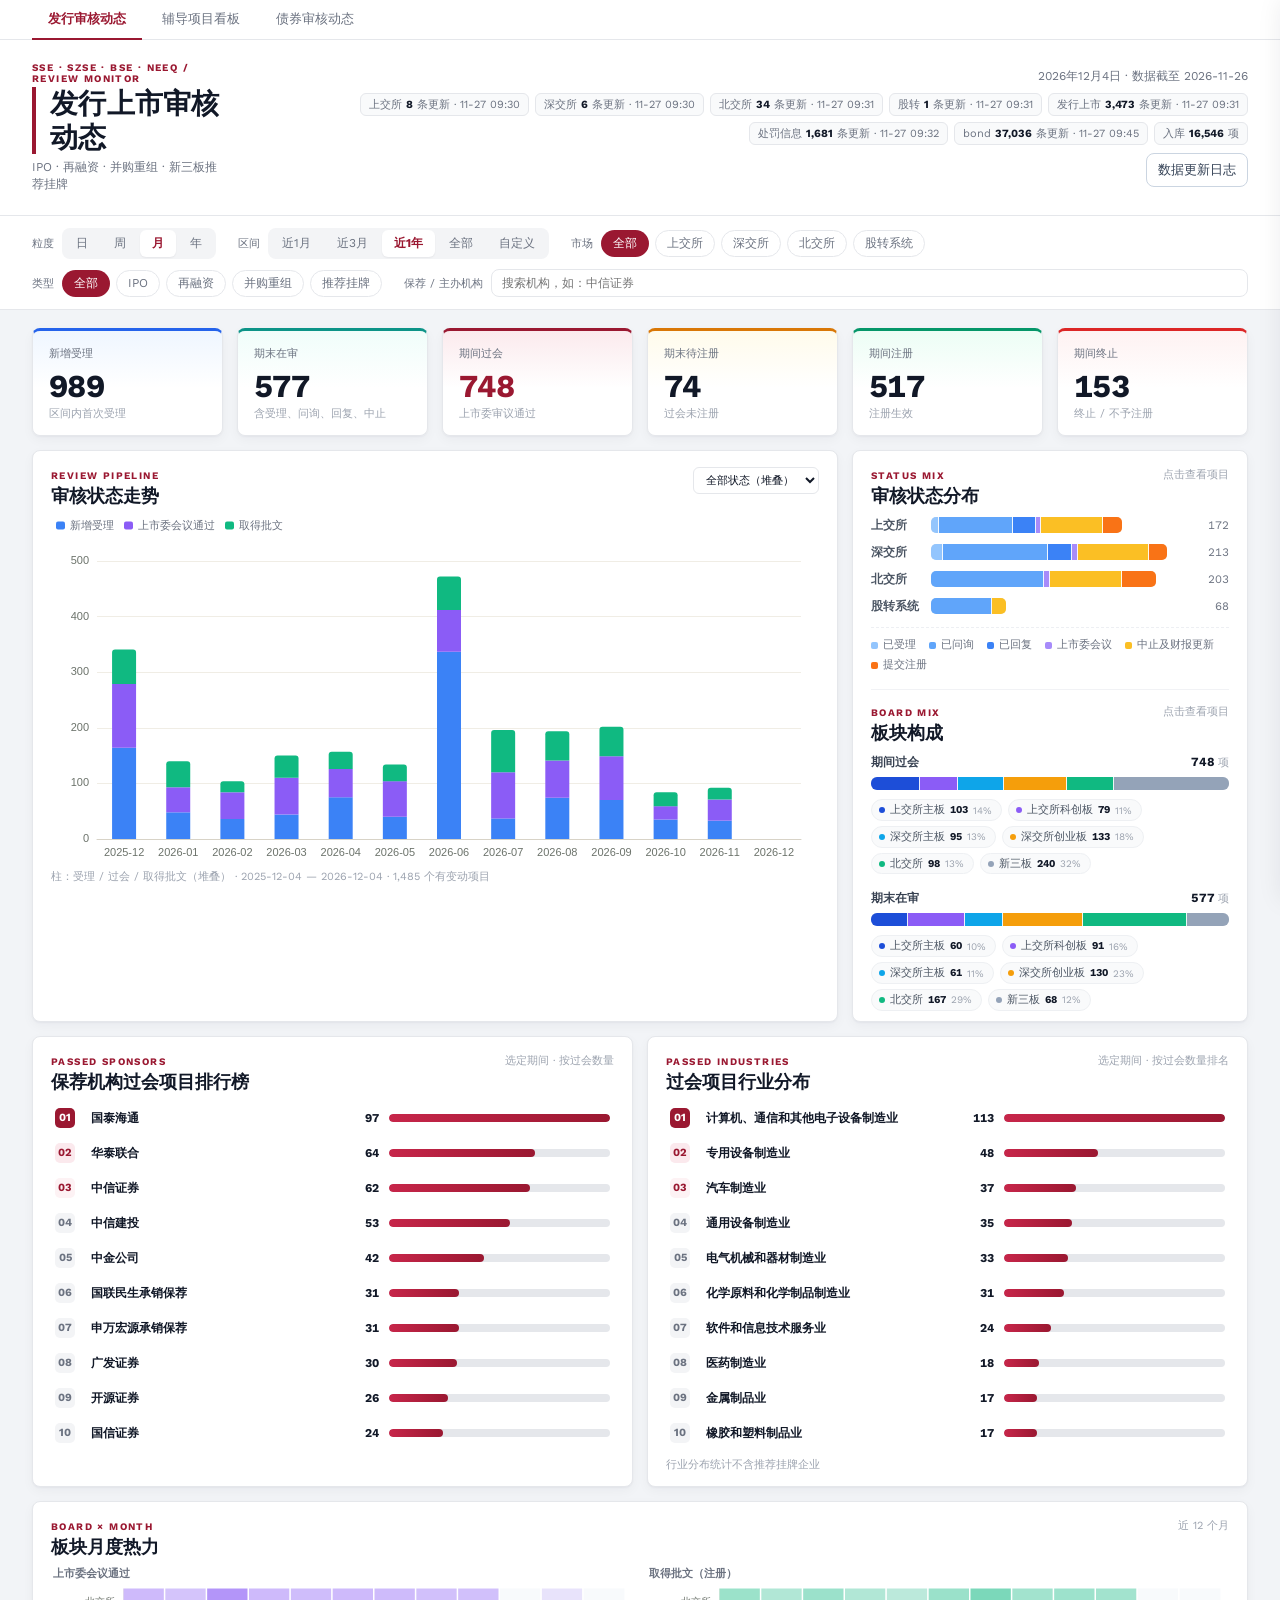
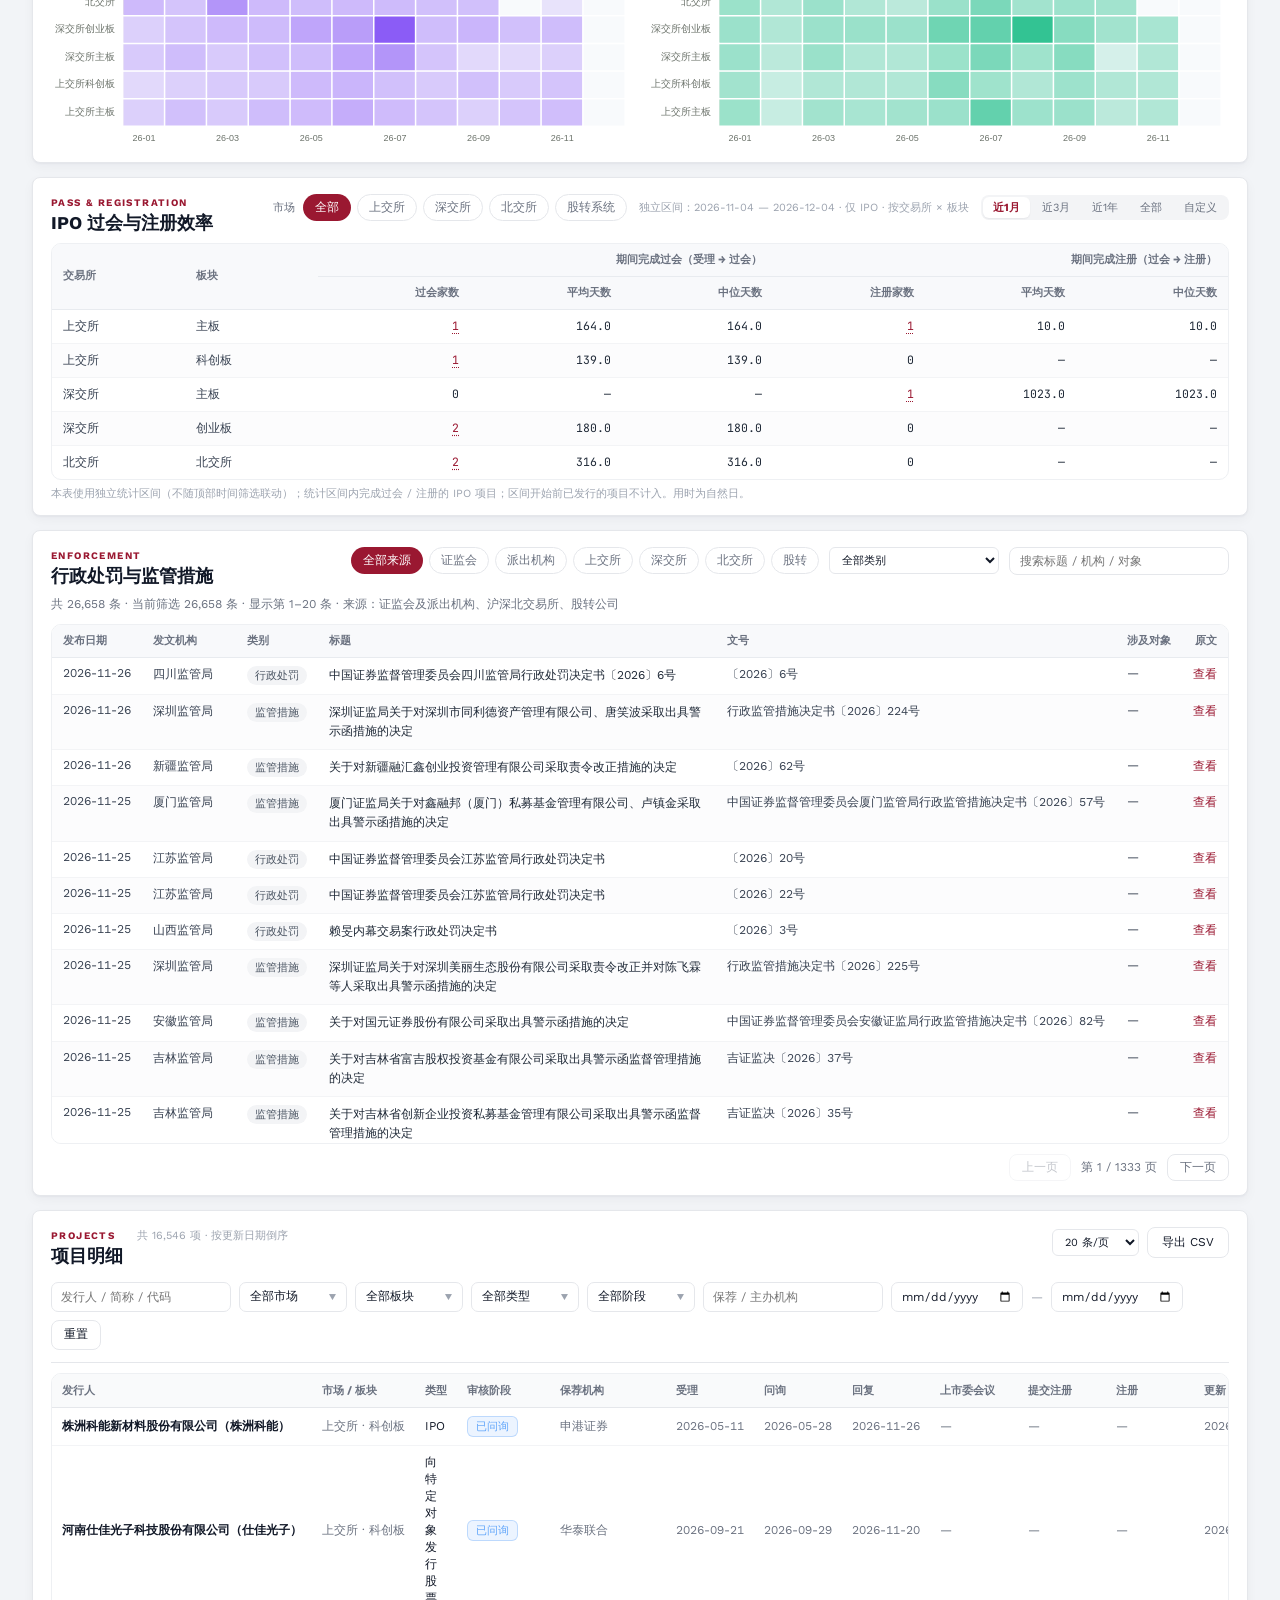
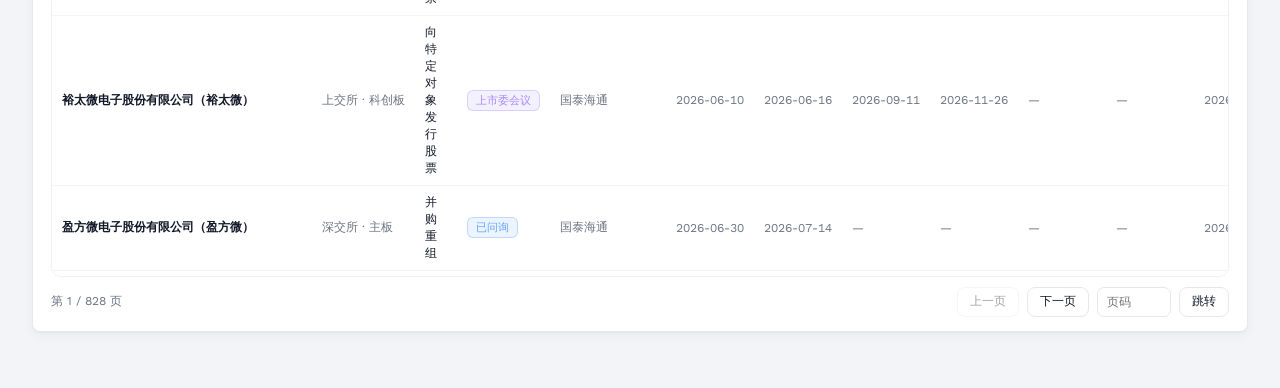
<file: index.html>
<!doctype html>
<html lang="zh-CN">
<head>
<meta charset="utf-8">
<meta name="viewport" content="width=device-width, initial-scale=1">
<title>发行上市审核动态 · 沪深北与股转</title>
<link rel="stylesheet" href="./styles.css?v=20261127114205">
<script src="./vendor/echarts.min.js"></script>
<script src="./statengine.js?v=20261127114205"></script>
</head>
<body data-static="1">
<nav class="view-tabs" id="viewTabs">
  <button class="view-tab on" data-view="review">发行审核动态</button>
  <button class="view-tab" data-view="coaching">辅导项目看板</button>
  <button class="view-tab" data-view="bond">债券审核动态</button>
</nav>

<header class="masthead" id="reviewHeader">
  <div class="mast-left">
    <div class="eyebrow">SSE · SZSE · BSE · NEEQ / REVIEW MONITOR</div>
    <h1>发行上市审核动态</h1>
    <div class="sub">IPO · 再融资 · 并购重组 · 新三板推荐挂牌</div>
  </div>
  <div class="mast-right">
    <div class="date" id="today"></div>
    <div class="sync-chips" id="syncChips"></div>
    <a href="./sync.html" style="text-decoration:none;color:#334155;border:1px solid #cbd5e1;background:#fff;border-radius:8px;padding:7px 11px;font-size:13px;white-space:nowrap">数据更新日志</a>
  </div>
</header>

<section class="filters" id="filters">
  <div class="fblock">
    <span class="fl">粒度</span>
    <div class="seg" id="granSeg">
      <button data-v="day">日</button><button data-v="week">周</button>
      <button data-v="month" class="on">月</button><button data-v="year">年</button>
    </div>
  </div>
  <div class="fblock">
    <span class="fl">区间</span>
    <div class="seg" id="rangeSeg">
      <button data-v="1m">近1月</button><button data-v="3m">近3月</button>
      <button data-v="1y" class="on">近1年</button><button data-v="all">全部</button><button data-v="custom">自定义</button>
    </div>
    <div class="dates hidden" id="customDates">
      <input type="date" id="fromDate"><span>—</span><input type="date" id="toDate">
    </div>
  </div>
  <div class="fblock">
    <span class="fl">市场</span>
    <div class="chips" id="marketChips"></div>
  </div>
  <div class="fblock">
    <span class="fl">类型</span>
    <div class="chips" id="typeChips"></div>
  </div>
  <div class="fblock grow">
    <span class="fl">保荐 / 主办机构</span>
    <input id="sponsorInput" list="sponsorList" placeholder="搜索机构，如：中信证券">
    <datalist id="sponsorList"></datalist>
  </div>
</section>

<main>
  <section class="kpis" id="kpis"></section>

  <div class="grid">
    <section class="paper col-8 main-panel">
      <div class="paper-head">
        <div><span class="eyebrow">REVIEW PIPELINE</span><h2>审核状态走势</h2></div>
        <select id="flowSel" class="mini-sel">
          <option value="all">全部状态（堆叠）</option>
          <option value="accepted">新增受理</option>
          <option value="passed">上市委会议通过</option>
          <option value="registered">取得批文</option>
          <option value="reviewing">期末在审</option>
          <option value="pendingReg">期末待注册</option>
          <option value="terminated">终止审核</option>
        </select>
      </div>
      <div id="mainChart" class="chart-lg"></div>
      <div class="legend-note" id="legendNote">受理 · 过会 · 提交注册 · 取得批文</div>
    </section>

    <section class="paper col-4 side-panel">
      <div class="mini">
        <div class="paper-head tight">
          <div><span class="eyebrow">STATUS MIX</span><h2>审核状态分布</h2></div>
          <span class="hint">点击查看项目</span>
        </div>
        <div id="statusChart" class="mix-rows"></div>
        <div id="statusLegend" class="legend-dots"></div>
      </div>
      <div class="mini">
        <div class="paper-head tight">
          <div><span class="eyebrow">BOARD MIX</span><h2>板块构成</h2></div>
          <span class="hint">点击查看项目</span>
        </div>
        <div id="boardMix" class="mix-list"></div>
      </div>
    </section>

    <section class="paper col-6 pair-left">
      <div class="paper-head">
        <div><span class="eyebrow">PASSED SPONSORS</span><h2>保荐机构过会项目排行榜</h2></div>
        <span class="hint">选定期间 · 按过会数量</span>
      </div>
      <div id="sponsorBoard" class="sponsor-board"></div>
    </section>

    <section class="paper col-6 pair-right">
      <div class="paper-head">
        <div><span class="eyebrow">PASSED INDUSTRIES</span><h2>过会项目行业分布</h2></div>
        <span class="hint">选定期间 · 按过会数量排名</span>
      </div>
      <div id="industryBoard" class="sponsor-board"></div>
      <div class="legend-note" id="industryMissing"></div>
    </section>

    <section class="paper col-12">
      <div class="paper-head">
        <div><span class="eyebrow">BOARD × MONTH</span><h2>板块月度热力</h2></div>
        <span class="hint">近 12 个月</span>
      </div>
      <div class="heat-grid">
        <div class="heat-block">
          <div class="heat-cap">上市委会议通过</div>
          <div id="heatPassChart" class="chart-heat"></div>
        </div>
        <div class="heat-block">
          <div class="heat-cap">取得批文（注册）</div>
          <div id="heatRegChart" class="chart-heat"></div>
        </div>
      </div>
    </section>

    <section class="paper col-12">
      <div class="paper-head">
        <div><span class="eyebrow">PASS &amp; REGISTRATION</span><h2>IPO 过会与注册效率</h2></div>
        <div class="eff-head-right">
          <div class="fblock"><span class="fl">市场</span><div class="chips" id="effMarketChips"></div></div>
          <span class="hint" id="effMeta">独立区间 · 仅 IPO · 按交易所 × 板块</span>
          <div class="seg small" id="effSeg">
            <button data-r="1m" class="on">近1月</button><button data-r="3m">近3月</button><button data-r="1y">近1年</button><button data-r="all">全部</button><button data-r="custom">自定义</button>
          </div>
          <input type="date" id="effFrom" class="tf-date hidden">
          <span class="tf-sep hidden" id="effSep">—</span>
          <input type="date" id="effTo" class="tf-date hidden">
        </div>
      </div>
      <div class="table-wrap">
        <table class="data-table" id="effTable">
          <thead>
            <tr>
              <th rowspan="2">交易所</th><th rowspan="2">板块</th>
              <th colspan="3" class="num">期间完成过会（受理 → 过会）</th>
              <th colspan="3" class="num">期间完成注册（过会 → 注册）</th>
            </tr>
            <tr>
              <th class="num">过会家数</th><th class="num">平均天数</th><th class="num">中位天数</th>
              <th class="num">注册家数</th><th class="num">平均天数</th><th class="num">中位天数</th>
            </tr>
          </thead>
          <tbody></tbody>
        </table>
      </div>
      <div class="legend-note">本表使用独立统计区间（不随顶部时间筛选联动）；统计区间内完成过会 / 注册的 IPO 项目；区间开始前已发行的项目不计入。用时为自然日。</div>
    </section>

    <section class="paper col-12" id="penaltyPanel">
      <div class="paper-head">
        <div><span class="eyebrow">ENFORCEMENT</span><h2>行政处罚与监管措施</h2></div>
        <div class="pen-head">
          <div class="chips" id="penSourceChips"></div>
          <select id="penCat" class="mini-sel"><option value="">全部类别</option></select>
          <input id="penQ" placeholder="搜索标题 / 机构 / 对象">
        </div>
      </div>
      <div class="pen-meta" id="penMeta">加载中…</div>
      <div class="table-wrap pen-wrap">
        <table class="data-table" id="penTable">
          <thead><tr>
            <th>发布日期</th><th>发文机构</th><th>类别</th><th>标题</th><th>文号</th><th>涉及对象</th><th class="num">原文</th>
          </tr></thead>
          <tbody></tbody>
        </table>
      </div>
      <div class="pen-pager">
        <button id="penPrev" class="mini-btn">上一页</button>
        <span id="penPage">第 1 / 1 页</span>
        <button id="penNext" class="mini-btn">下一页</button>
      </div>
    </section>

    <section class="paper col-12">
      <div class="paper-head">
        <div class="table-title">
          <div><span class="eyebrow">PROJECTS</span><h2>项目明细</h2></div>
          <span class="hint" id="tableMeta"></span>
        </div>
        <div class="table-actions">
          <select id="pageSizeSel" class="mini-sel">
            <option value="20">20 条/页</option><option value="50">50 条/页</option><option value="100">100 条/页</option>
          </select>
          <button class="ghost" id="exportBtn">导出 CSV</button>
        </div>
      </div>
      <div class="table-filters" id="tableFilters">
        <input id="tblQ" class="tf-input" placeholder="发行人 / 简称 / 代码">
        <div class="ms" id="msMarket"></div>
        <div class="ms" id="msBoard"></div>
        <div class="ms" id="msType"></div>
        <div class="ms" id="msStage"></div>
        <input id="tblSponsor" class="tf-input" list="sponsorList" placeholder="保荐 / 主办机构">
        <input type="date" id="tblFrom" class="tf-date">
        <span class="tf-sep">—</span>
        <input type="date" id="tblTo" class="tf-date">
        <button class="ghost" id="tblReset">重置</button>
      </div>
      <div class="table-wrap">
        <table id="projectTable">
          <thead><tr>
            <th>发行人</th><th>市场 / 板块</th><th>类型</th><th>审核阶段</th>
            <th>保荐机构</th><th>受理</th><th>问询</th><th>回复</th>
            <th>上市委会议</th><th>提交注册</th><th>注册</th><th>更新</th>
          </tr></thead>
          <tbody></tbody>
        </table>
      </div>
      <div class="table-foot">
        <span id="pageInfo"></span>
        <div class="pager">
          <button class="ghost" id="prevPage">上一页</button>
          <button class="ghost" id="nextPage">下一页</button>
          <input type="number" id="jumpPage" class="tf-page" min="1" placeholder="页码">
          <button class="ghost" id="jumpBtn">跳转</button>
        </div>
      </div>
    </section>
  </div>
</main>

<aside class="drawer" id="drawer">
  <button class="close" id="drawerClose">×</button>
  <div id="drawerBody"></div>
</aside>
<div class="overlay" id="overlay"></div>

<div class="modal profile-modal" id="profileModal">
  <div class="modal-head">
    <div><span class="eyebrow">COMPANY PROFILE</span><h2 id="profileTitle">企业资料</h2><div class="hint" id="profileSource"></div></div>
    <button class="close" id="profileClose">×</button>
  </div>
  <div class="profile-body">
    <nav class="profile-tabs" id="profileTabs"></nav>
    <div class="profile-content" id="profileContent"></div>
  </div>
</div>

<div class="modal board-modal" id="boardModal">
  <div class="modal-head">
    <div><span class="eyebrow">PROJECT LIST</span><h2 id="boardTitle">项目明细</h2><div class="hint" id="boardSub"></div></div>
    <button class="close" id="boardClose">×</button>
  </div>
  <div class="modal-body" id="boardBody"></div>
</div>

<div class="toast" id="toast"></div>
<div class="mix-tip" id="mixTip"></div>
<section class="coaching-view hidden" id="coachingView">
  <iframe id="coachingFrame" title="辅导项目看板" data-src="./coaching/index.html"></iframe>
</section>
<section class="bond-view hidden" id="bondView">
  <iframe id="bondFrame" title="债券审核动态看板" data-src="./bond.html"></iframe>
</section>
<script src="./app.js?v=20261127114205"></script>
</body>
</html>
</file>
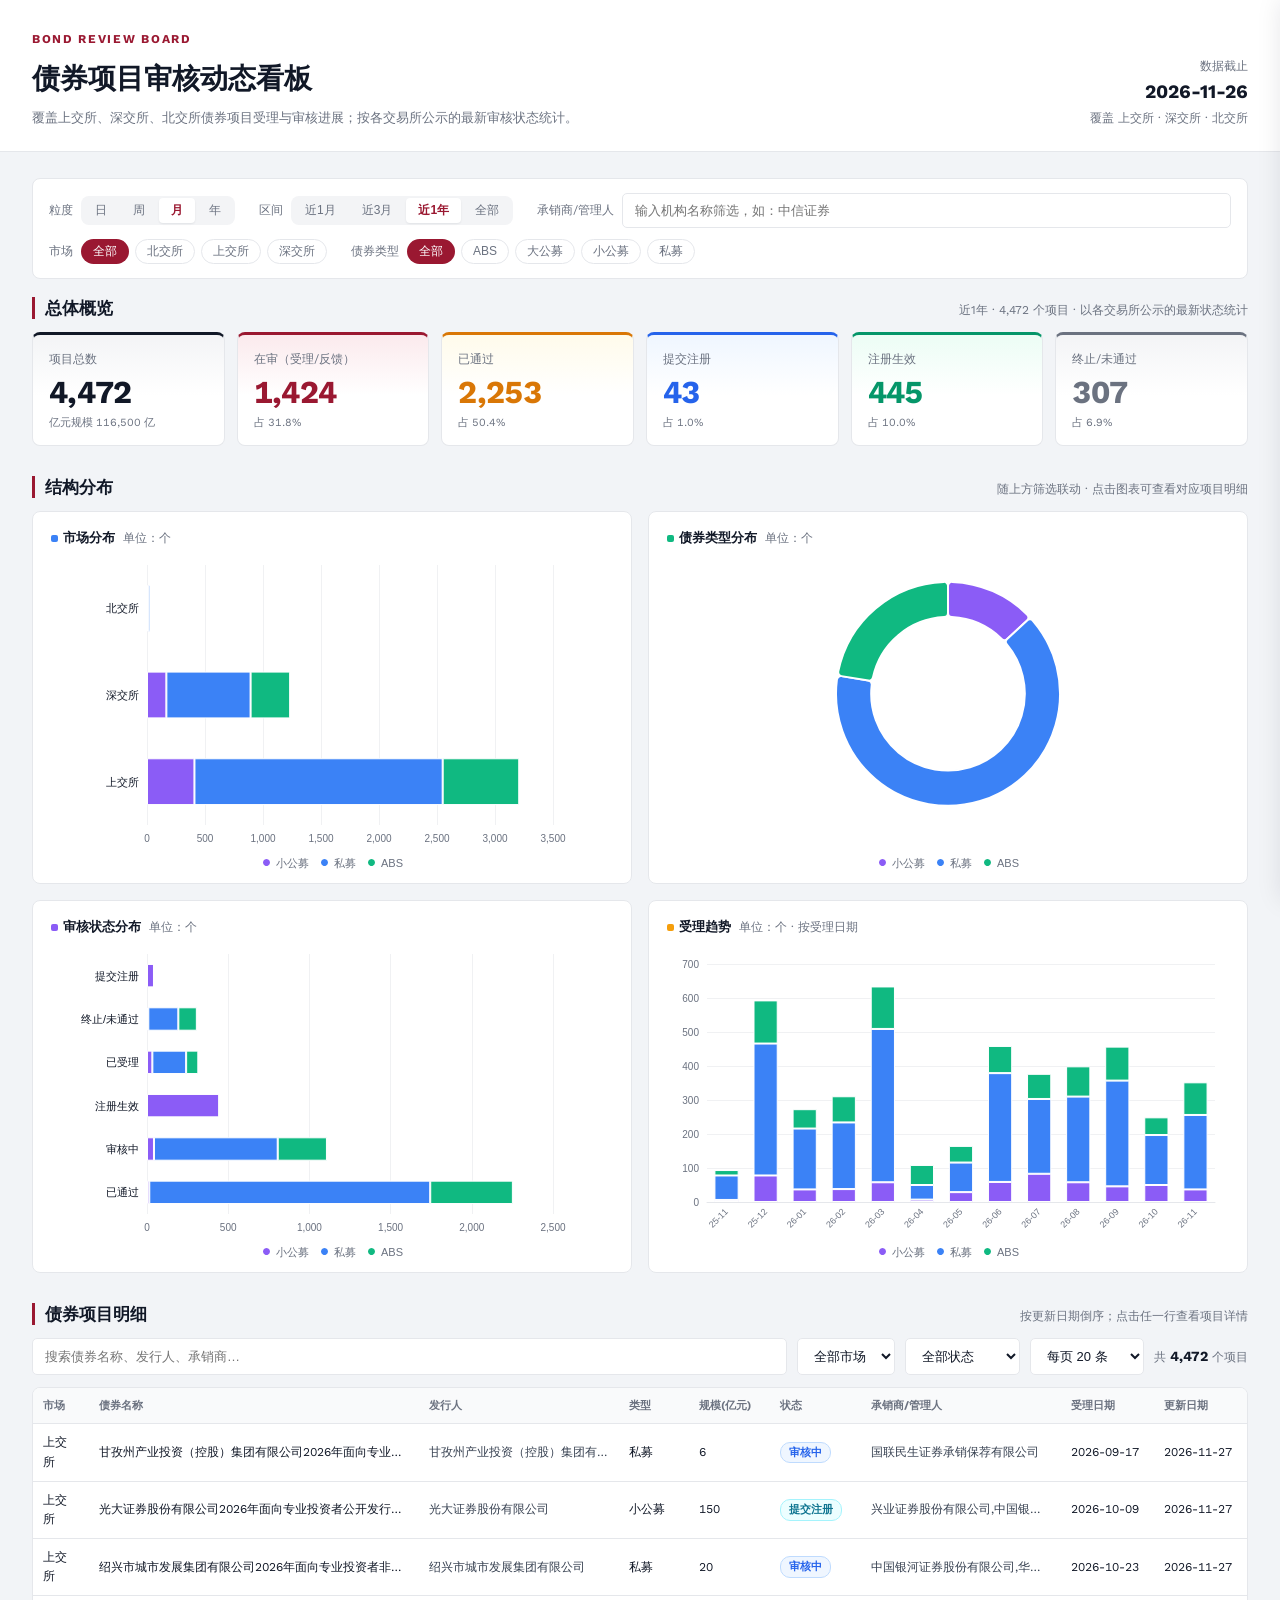
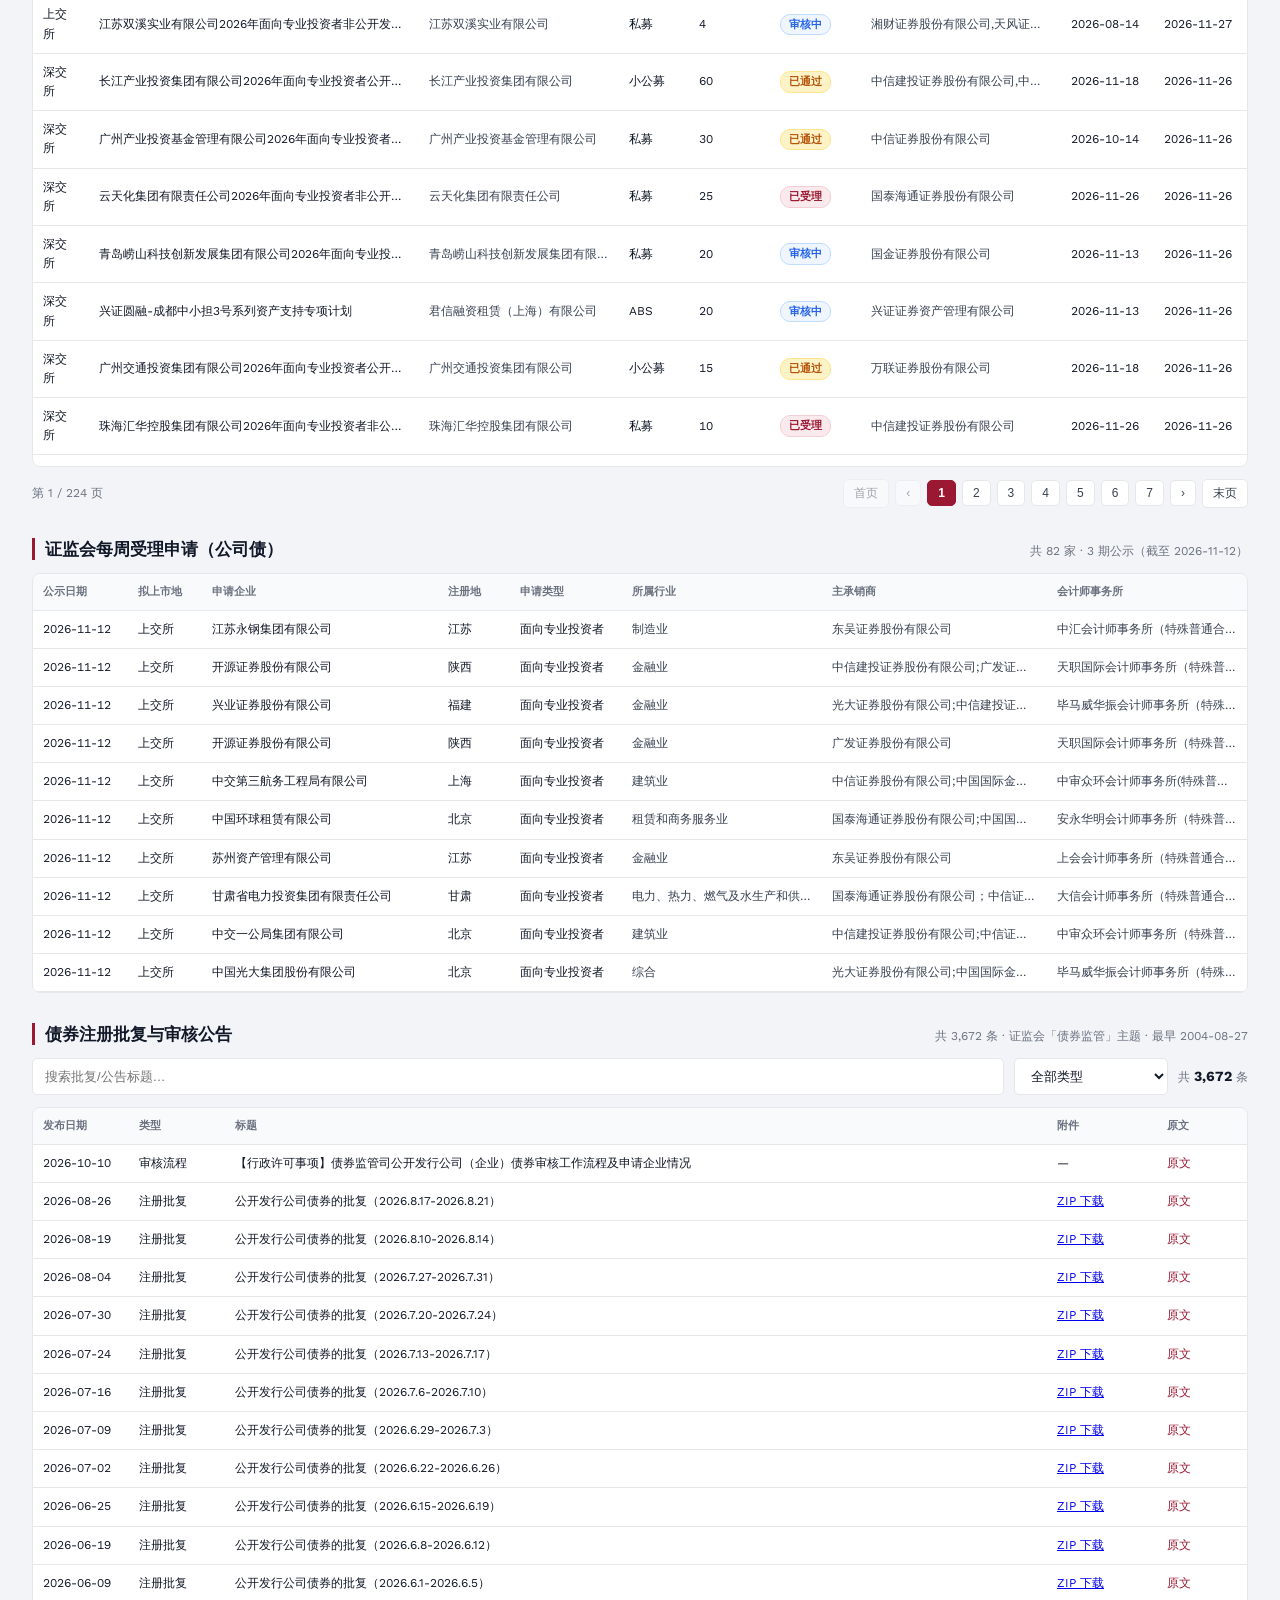
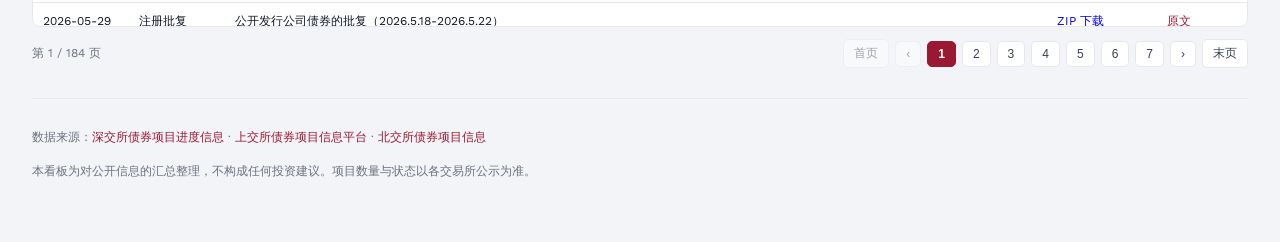
<file: bond.html>
<!-- Generated by Trae Work -->
<!DOCTYPE html>
<html lang="zh-CN">
<head>
<meta charset="UTF-8">
<meta name="viewport" content="width=device-width, initial-scale=1.0">
<title>债券项目审核动态看板 | 沪深北交易所</title>
<style>
@font-face{font-family:'Work Sans';src:url('./coaching/_shared/fonts/WorkSans-Regular.ttf') format('truetype');font-weight:400;font-display:swap}
@font-face{font-family:'Work Sans';src:url('./coaching/_shared/fonts/WorkSans-Bold.ttf') format('truetype');font-weight:700;font-display:swap}
@font-face{font-family:'JetBrains Mono';src:url('./coaching/_shared/fonts/JetBrainsMono-Regular.ttf') format('truetype');font-weight:400;font-display:swap}
*{box-sizing:border-box}
body{margin:0;background:#F2F4F7;color:#111827;font-family:'Work Sans','PingFang SC','Microsoft YaHei',sans-serif;font-size:13px;line-height:1.6;-webkit-font-smoothing:antialiased}
.wrap{max-width:none;margin:0;padding:0 32px 48px}
.masthead{background:#fff;border-bottom:1px solid #E5E7EB;padding:30px 0 22px;margin-bottom:26px}
.masthead .inner{max-width:none;margin:0;padding:0 32px;display:flex;justify-content:space-between;align-items:flex-end;gap:24px;flex-wrap:wrap}
.eyebrow{font-size:12px;letter-spacing:.14em;text-transform:uppercase;color:#9A1831;font-weight:700;margin:0 0 8px}
h1{font-size:28px;margin:0 0 6px;font-weight:700}
.sub{margin:0;color:#6B7280;font-size:13px;max-width:720px}
.stamp{text-align:right;font-size:12px;color:#6B7280;line-height:1.7;white-space:nowrap}
.stamp b{display:block;font-size:19px;color:#111827}
section{margin-bottom:30px}
.sec-head{display:flex;justify-content:space-between;align-items:baseline;gap:16px;margin-bottom:12px;flex-wrap:wrap}
h2{font-size:17px;margin:0;padding-left:10px;border-left:3px solid #9A1831;line-height:1.3}
.sec-note{font-size:12px;color:#6B7280}
.kpi-grid{display:grid;grid-template-columns:repeat(6,1fr);gap:12px}
.kpi{background:#fff;border:1px solid #E5E7EB;border-top:3px solid #9A1831;border-radius:8px;padding:15px 16px 13px}
.kpi .k-label{font-size:12px;color:#6B7280;margin-bottom:7px;white-space:nowrap}
.kpi .k-value{font-family:'Work Sans','JetBrains Mono','Microsoft YaHei',sans-serif;font-size:32px;font-weight:700;line-height:1;font-variant-numeric:tabular-nums;letter-spacing:-.02em}
.kpi .k-sub{font-size:11px;color:#6B7280;margin-top:6px;font-variant-numeric:tabular-nums}
.kpi.total{border-top-color:#111827}.kpi.total .k-value{color:#111827}
.kpi.review{border-top-color:#9A1831}.kpi.review .k-value{color:#9A1831}
.kpi.passed{border-top-color:#D97706}.kpi.passed .k-value{color:#D97706}
.kpi.reg{border-top-color:#2563EB}.kpi.reg .k-value{color:#2563EB}
.kpi.issued{border-top-color:#059669}.kpi.issued .k-value{color:#059669}
.kpi.term{border-top-color:#6B7280}.kpi.term .k-value{color:#6B7280}
.kpi.total{background:linear-gradient(180deg,#F3F4F6 0%,#fff 55%)}
.kpi.review{background:linear-gradient(180deg,#FBEAED 0%,#fff 55%)}
.kpi.passed{background:linear-gradient(180deg,#FFFBEB 0%,#fff 55%)}
.kpi.reg{background:linear-gradient(180deg,#EFF6FF 0%,#fff 55%)}
.kpi.issued{background:linear-gradient(180deg,#ECFDF5 0%,#fff 55%)}
.kpi.term{background:linear-gradient(180deg,#F3F4F6 0%,#fff 55%)}
.chart-grid{display:grid;grid-template-columns:1fr 1fr;gap:16px}
.card{background:#fff;border:1px solid #E5E7EB;border-radius:8px;padding:16px 18px 10px}
.card figcaption{font-size:13px;font-weight:700;margin-bottom:4px;position:relative;padding-left:12px}
.card figcaption::before{content:'';position:absolute;left:0;top:50%;margin-top:-3px;width:7px;height:7px;border-radius:2px;background:#3B82F6}
.chart-grid > .card:nth-child(2) figcaption::before{background:#10B981}
.chart-grid > .card:nth-child(3) figcaption::before{background:#8B5CF6}
.chart-grid > .card:nth-child(4) figcaption::before{background:#F59E0B}
.card figcaption span{font-weight:400;color:#6B7280;font-size:12px;margin-left:8px}
.chart-box{height:320px}
.toolbar{display:flex;gap:10px;flex-wrap:wrap;margin-bottom:12px}
input[type=search]{flex:1 1 260px;min-width:200px;padding:9px 12px;border:1px solid #E5E7EB;border-radius:5px;font-size:13px;outline:none}
input[type=search]:focus{border-color:#9A1831}
select{padding:9px 12px;border:1px solid #E5E7EB;border-radius:5px;font-size:13px;background:#fff;color:#111827;outline:none;max-width:190px}
.result-count{margin-left:auto;font-size:12px;color:#6B7280;align-self:center}
.result-count b{color:#111827;font-size:14px}
.table-wrap{max-height:680px;overflow:auto;border:1px solid #E5E7EB;border-radius:8px;background:#fff}
table{width:100%;border-collapse:collapse;font-size:12px}
thead th{position:sticky;top:0;z-index:2;background:#F9FAFB;color:#6B7280;text-align:left;padding:9px 10px;font-size:11px;font-weight:600;white-space:nowrap;border-bottom:1px solid #E5E7EB}
tbody td{padding:9px 10px;border-bottom:1px solid #E5E7EB;vertical-align:middle}
tbody tr:hover{background:#F9FAFB}
tbody tr{cursor:pointer}
.t-name{max-width:330px;overflow:hidden;text-overflow:ellipsis;white-space:nowrap}
.t-iss{max-width:200px;overflow:hidden;text-overflow:ellipsis;white-space:nowrap;color:#374151}
.t-link,.t-link a{color:#9A1831;text-decoration:none}
.t-link:hover{text-decoration:underline}
.num{font-variant-numeric:tabular-nums;white-space:nowrap}
.tag{display:inline-block;padding:1px 8px;border-radius:10px;font-size:11px;font-weight:600;white-space:nowrap;border:1px solid transparent}
.tag.ACCEPTED{background:#FBEAED;color:#9A1831;border-color:#F3CFD5}
.tag.REVIEWING{background:#EFF6FF;color:#2563EB;border-color:#BFDBFE}
.tag.PASSED{background:#FEF3C7;color:#B45309;border-color:#FDE68A}
.tag.PENDING_REG{background:#ECFEFF;color:#0E7490;border-color:#A5F3FC}
.tag.REGISTERED{background:#ECFDF5;color:#059669;border-color:#BBF7D0}
.tag.TERMINATED{background:#F3F4F6;color:#6B7280;border-color:#E5E7EB}
.tag.OTHER{background:#F3F4F6;color:#6B7280;border-color:#E5E7EB}
.pager{display:flex;gap:6px;align-items:center;justify-content:flex-end;margin-top:12px;flex-wrap:wrap}
.pager button{border:1px solid #E5E7EB;background:#fff;border-radius:5px;padding:5px 10px;font-size:12px;cursor:pointer;color:#374151}
.pager button:hover:not(:disabled){border-color:#9A1831;color:#9A1831}
.pager button.active{background:#9A1831;border-color:#9A1831;color:#fff;font-weight:700}
.pager button:disabled{opacity:.45;cursor:not-allowed}
.pager .info{font-size:12px;color:#6B7280;margin-right:auto}
footer{border-top:1px solid #E5E7EB;padding-top:16px;font-size:12px;color:#6B7280;line-height:1.8}
footer a{color:#9A1831;text-decoration:none;word-break:break-all}
/* ---------- 弹窗与抽屉 ---------- */
.overlay{position:fixed;inset:0;background:rgba(17,24,39,.32);opacity:0;pointer-events:none;transition:.22s;z-index:50}
.overlay.on{opacity:1;pointer-events:auto}
.drawer{position:fixed;top:0;right:0;bottom:0;width:460px;max-width:94vw;background:#fff;border-left:1px solid #E5E7EB;box-shadow:-8px 0 24px rgba(16,24,40,.1);transform:translateX(102%);transition:transform .25s ease;z-index:60;padding:26px 28px 40px;overflow:auto}
.drawer.open{transform:none}
.modal{position:fixed;left:50%;top:50%;transform:translate(-50%,-46%) scale(.98);width:min(1180px,94vw);max-height:84vh;background:#fff;border-radius:10px;z-index:70;opacity:0;pointer-events:none;transition:.2s;display:flex;flex-direction:column;box-shadow:0 20px 48px rgba(16,24,40,.2)}
.modal.on{opacity:1;pointer-events:auto;transform:translate(-50%,-50%) scale(1)}
.modal-head{padding:18px 24px 12px;border-bottom:1px solid #E5E7EB;position:relative}
.modal-head h2{font-size:17px;margin:2px 0 4px;border:0;padding:0}
.modal-head .sub{font-size:12px;color:#6B7280}
.modal-body{padding:0 24px 20px;overflow:auto;min-height:0}
.drawer .close,.modal .close{position:absolute;right:16px;top:12px;border:0;background:transparent;font-size:22px;cursor:pointer;color:#9CA3AF;line-height:1;padding:4px}
.drawer .close:hover,.modal .close:hover{color:#111827}
.d-hero{border-bottom:1px solid #E5E7EB;padding-bottom:14px;margin-bottom:16px}
.d-hero h3{font-size:19px;margin:6px 0 8px;line-height:1.35;font-weight:700}
.d-hero .meta{display:flex;gap:8px;flex-wrap:wrap;align-items:center}
.d-hero .hint{font-size:12px;color:#6B7280}
.d-grid{display:grid;grid-template-columns:1fr 1fr;gap:10px 18px}
.d-grid .item{border-bottom:1px dotted #E5E7EB;padding-bottom:6px}
.d-grid .item .k{font-size:11px;color:#9CA3AF;margin-bottom:2px}
.d-grid .item .v{font-size:12.5px;word-break:break-all}
.d-sec{font-size:11px;letter-spacing:.12em;color:#9CA3AF;margin:18px 0 8px;text-transform:uppercase}
.d-link{color:#9A1831;text-decoration:none;word-break:break-all;font-size:12px}
.d-link:hover{text-decoration:underline}
.modal-table{width:100%;border-collapse:collapse;font-size:12.5px}
.modal-table thead th{position:sticky;top:0;z-index:2;background:#F8F9FB;color:#6B7280;font-weight:600;font-size:11px;padding:9px 10px;border-bottom:1px solid #E8EBEF;text-align:left;white-space:nowrap}
.modal-table td{padding:8px 10px;border-bottom:1px solid #F3F4F6;vertical-align:top}
.modal-table tbody tr{cursor:pointer}
.modal-table tbody tr:hover{background:#FBF7F8}
.modal-table .t-name{max-width:420px}
.modal-foot{display:flex;justify-content:space-between;align-items:center;padding:12px 0 0;font-size:12px;color:#6B7280;gap:12px;flex-wrap:wrap}
.modal-foot .btn{border:1px solid #E5E7EB;background:#fff;border-radius:5px;padding:5px 12px;font-size:12px;cursor:pointer;color:#374151}
.modal-foot .btn:hover:not(:disabled){border-color:#9A1831;color:#9A1831}
.modal-foot .btn:disabled{opacity:.45;cursor:not-allowed}
.chart-grid .card{cursor:pointer}
#boot{position:fixed;left:50%;top:50%;transform:translate(-50%,-50%);background:#fff;border:1px solid #E5E7EB;border-radius:8px;padding:14px 22px;font-size:13px;color:#6B7280;box-shadow:0 8px 24px rgba(16,24,40,.1);z-index:90}
/* ---------- 顶部筛选条 ---------- */
.filterbar{background:#fff;border:1px solid #E5E7EB;border-radius:8px;padding:14px 16px;margin-bottom:18px;display:flex;flex-direction:column;gap:11px}
.fb-row{display:flex;gap:24px;flex-wrap:wrap;align-items:center}
.fb-group{display:flex;align-items:center;gap:8px}
.fb-group.grow{flex:1;min-width:260px}
.fb-group.grow input{width:100%}
.fb-label{font-size:12px;color:#6B7280;white-space:nowrap}
.seg{display:inline-flex;background:#F3F4F6;border-radius:8px;padding:2px;gap:2px}
.seg button{border:0;background:transparent;padding:4px 12px;border-radius:4px;font-size:12px;color:#6B7280;cursor:pointer}
.seg button:hover{color:#111827}
.seg button.on{background:#fff;color:#9A1831;font-weight:600;box-shadow:0 1px 2px rgba(16,24,40,.08)}
.chips{display:flex;gap:6px;flex-wrap:wrap}
.chip{border:1px solid #E5E7EB;background:#fff;color:#6B7280;padding:3px 11px;border-radius:999px;font-size:12px;cursor:pointer}
.chip:hover{border-color:#C7CBD3;color:#111827}
.chip.on{background:#9A1831;border-color:#9A1831;color:#fff}
.chip.all{border-style:dashed}
@media(max-width:980px){.kpi-grid{grid-template-columns:repeat(3,1fr)}.chart-grid{grid-template-columns:1fr}}
@media(max-width:640px){.kpi-grid{grid-template-columns:repeat(2,1fr)}.masthead .inner{flex-direction:column;align-items:flex-start}}
</style>
</head>
<body>
<header class="masthead">
  <div class="inner">
    <div>
      <p class="eyebrow">BOND REVIEW BOARD</p>
      <h1>债券项目审核动态看板</h1>
      <p class="sub">覆盖上交所、深交所、北交所债券项目受理与审核进展；按各交易所公示的最新审核状态统计。</p>
    </div>
    <div class="stamp">数据截止 <b id="stampDate">—</b>覆盖 <span id="stampScope">—</span></div>
  </div>
</header>

<main class="wrap">
  <div id="boot">数据加载中，请稍候…</div>
  <section class="filterbar">
    <div class="fb-row">
      <div class="fb-group">
        <span class="fb-label">粒度</span>
        <div class="seg" id="granSeg">
          <button type="button" data-g="day">日</button><button type="button" data-g="week">周</button>
          <button type="button" data-g="month" class="on">月</button><button type="button" data-g="year">年</button>
        </div>
      </div>
      <div class="fb-group">
        <span class="fb-label">区间</span>
        <div class="seg" id="rangeSeg">
          <button type="button" data-r="1m">近1月</button><button type="button" data-r="3m">近3月</button>
          <button type="button" data-r="1y" class="on">近1年</button><button type="button" data-r="all">全部</button>
        </div>
      </div>
      <div class="fb-group grow">
        <span class="fb-label">承销商/管理人</span>
        <input id="fSponsor" type="search" placeholder="输入机构名称筛选，如：中信证券" autocomplete="off">
      </div>
    </div>
    <div class="fb-row">
      <div class="fb-group"><span class="fb-label">市场</span><div class="chips" id="marketChips"></div></div>
      <div class="fb-group"><span class="fb-label">债券类型</span><div class="chips" id="typeChips"></div></div>
    </div>
  </section>

  <section>
    <div class="sec-head"><h2>总体概览</h2><span class="sec-note" id="ovNote">—</span></div>
    <div class="kpi-grid">
      <div class="kpi total"><div class="k-label">项目总数</div><div class="k-value" id="kTotal">—</div><div class="k-sub" id="kTotalSub">—</div></div>
      <div class="kpi review"><div class="k-label">在审（受理/反馈）</div><div class="k-value" id="kReview">—</div><div class="k-sub" id="kReviewSub">—</div></div>
      <div class="kpi passed"><div class="k-label">已通过</div><div class="k-value" id="kPassed">—</div><div class="k-sub" id="kPassedSub">—</div></div>
      <div class="kpi reg"><div class="k-label">提交注册</div><div class="k-value" id="kSubmit">—</div><div class="k-sub" id="kSubmitSub">—</div></div>
      <div class="kpi issued"><div class="k-label">注册生效</div><div class="k-value" id="kReg">—</div><div class="k-sub" id="kRegSub">—</div></div>
      <div class="kpi term"><div class="k-label">终止/未通过</div><div class="k-value" id="kTerm">—</div><div class="k-sub" id="kTermSub">—</div></div>
    </div>
  </section>

  <section>
    <div class="sec-head"><h2>结构分布</h2><span class="sec-note">随上方筛选联动 · 点击图表可查看对应项目明细</span></div>
    <div class="chart-grid">
      <div class="card"><figure style="margin:0"><figcaption>市场分布<span>单位：个</span></figcaption><div id="chartMarket" class="chart-box"></div></figure></div>
      <div class="card"><figure style="margin:0"><figcaption>债券类型分布<span>单位：个</span></figcaption><div id="chartType" class="chart-box"></div></figure></div>
      <div class="card"><figure style="margin:0"><figcaption>审核状态分布<span>单位：个</span></figcaption><div id="chartStatus" class="chart-box"></div></figure></div>
      <div class="card"><figure style="margin:0"><figcaption>受理趋势<span>单位：个 · 按受理日期</span></figcaption><div id="chartTrend" class="chart-box"></div></figure></div>
    </div>
  </section>

  <section>
    <div class="sec-head"><h2>债券项目明细</h2><span class="sec-note">按更新日期倒序；点击任一行查看项目详情</span></div>
    <div class="toolbar">
      <input id="q" type="search" placeholder="搜索债券名称、发行人、承销商…" autocomplete="off">
      <select id="fMarket">
        <option value="">全部市场</option>
        <option value="SSE">上交所</option>
        <option value="SZSE">深交所</option>
        <option value="BSE">北交所</option>
      </select>
      <select id="fStatus"><option value="">全部状态</option></select>
      <select id="fPer">
        <option value="20">每页 20 条</option>
        <option value="50">每页 50 条</option>
        <option value="100">每页 100 条</option>
        <option value="200">每页 200 条</option>
      </select>
      <span class="result-count">共 <b id="cnt">0</b> 个项目</span>
    </div>
    <div class="table-wrap">
      <table>
        <thead><tr><th style="width:64px">市场</th><th>债券名称</th><th style="width:190px">发行人</th><th style="width:86px">类型</th><th style="width:86px">规模(亿元)</th><th style="width:96px">状态</th><th style="width:180px">承销商/管理人</th><th style="width:96px">受理日期</th><th style="width:96px">更新日期</th></tr></thead>
        <tbody id="tbody"></tbody>
      </table>
    </div>
    <div class="pager" id="pager"></div>
  </section>

  <section>
    <div class="sec-head"><h2>证监会每周受理申请（公司债）</h2><span class="sec-note" id="applyNote">—</span></div>
    <div class="table-wrap" style="max-height:420px">
      <table>
        <thead><tr>
          <th style="width:96px">公示日期</th><th style="width:76px">拟上市地</th><th>申请企业</th>
          <th style="width:76px">注册地</th><th style="width:120px">申请类型</th><th style="width:150px">所属行业</th>
          <th style="width:230px">主承销商</th><th style="width:180px">会计师事务所</th>
        </tr></thead>
        <tbody id="applyBody"></tbody>
      </table>
    </div>
  </section>

  <section>
    <div class="sec-head"><h2>债券注册批复与审核公告</h2><span class="sec-note" id="noticeNote">—</span></div>
    <div class="toolbar">
      <input id="nq" type="search" placeholder="搜索批复/公告标题…" autocomplete="off">
      <select id="nKind">
        <option value="">全部类型</option>
        <option value="reg">注册批复</option>
        <option value="process">审核流程/申请情况</option>
        <option value="notice">其他公告</option>
      </select>
      <span class="result-count">共 <b id="nCnt">0</b> 条</span>
    </div>
    <div class="table-wrap" style="max-height:520px">
      <table>
        <thead><tr>
          <th style="width:96px">发布日期</th><th style="width:96px">类型</th>
          <th>标题</th><th style="width:110px">附件</th><th style="width:90px">原文</th>
        </tr></thead>
        <tbody id="noticeBody"></tbody>
      </table>
    </div>
    <div class="pager" id="nPager"></div>
  </section>

  <footer>
    <p>数据来源：<a href="https://bond.szse.cn/disclosure/progressinfo/index.html" target="_blank" rel="noopener">深交所债券项目进度信息</a> ·
      <a href="https://bond.sse.com.cn/bridge/information/" target="_blank" rel="noopener">上交所债券项目信息平台</a> ·
      <a href="https://www.bse.cn/xyz_issue/xyz_project_info.html" target="_blank" rel="noopener">北交所债券项目信息</a></p>
    <p>本看板为对公开信息的汇总整理，不构成任何投资建议。项目数量与状态以各交易所公示为准。</p>
  </footer>
</main>

<div class="overlay" id="overlay"></div>
<aside class="drawer" id="drawer">
  <button class="close" id="drawerClose" aria-label="关闭">×</button>
  <div id="drawerBody"></div>
</aside>
<div class="modal" id="listModal">
  <div class="modal-head">
    <div class="eyebrow" id="listEyebrow">项目明细</div>
    <h2 id="listTitle">—</h2>
    <div class="sub" id="listSub">—</div>
    <button class="close" id="listClose" aria-label="关闭">×</button>
  </div>
  <div class="modal-body" id="listBody"></div>
</div>

<script src="./vendor/echarts.min.js"></script>
<script src="bond-data.js?v=20261127114205"></script>
<script src="bond.js?v=20261127114205"></script>
</body>
</html>
</file>
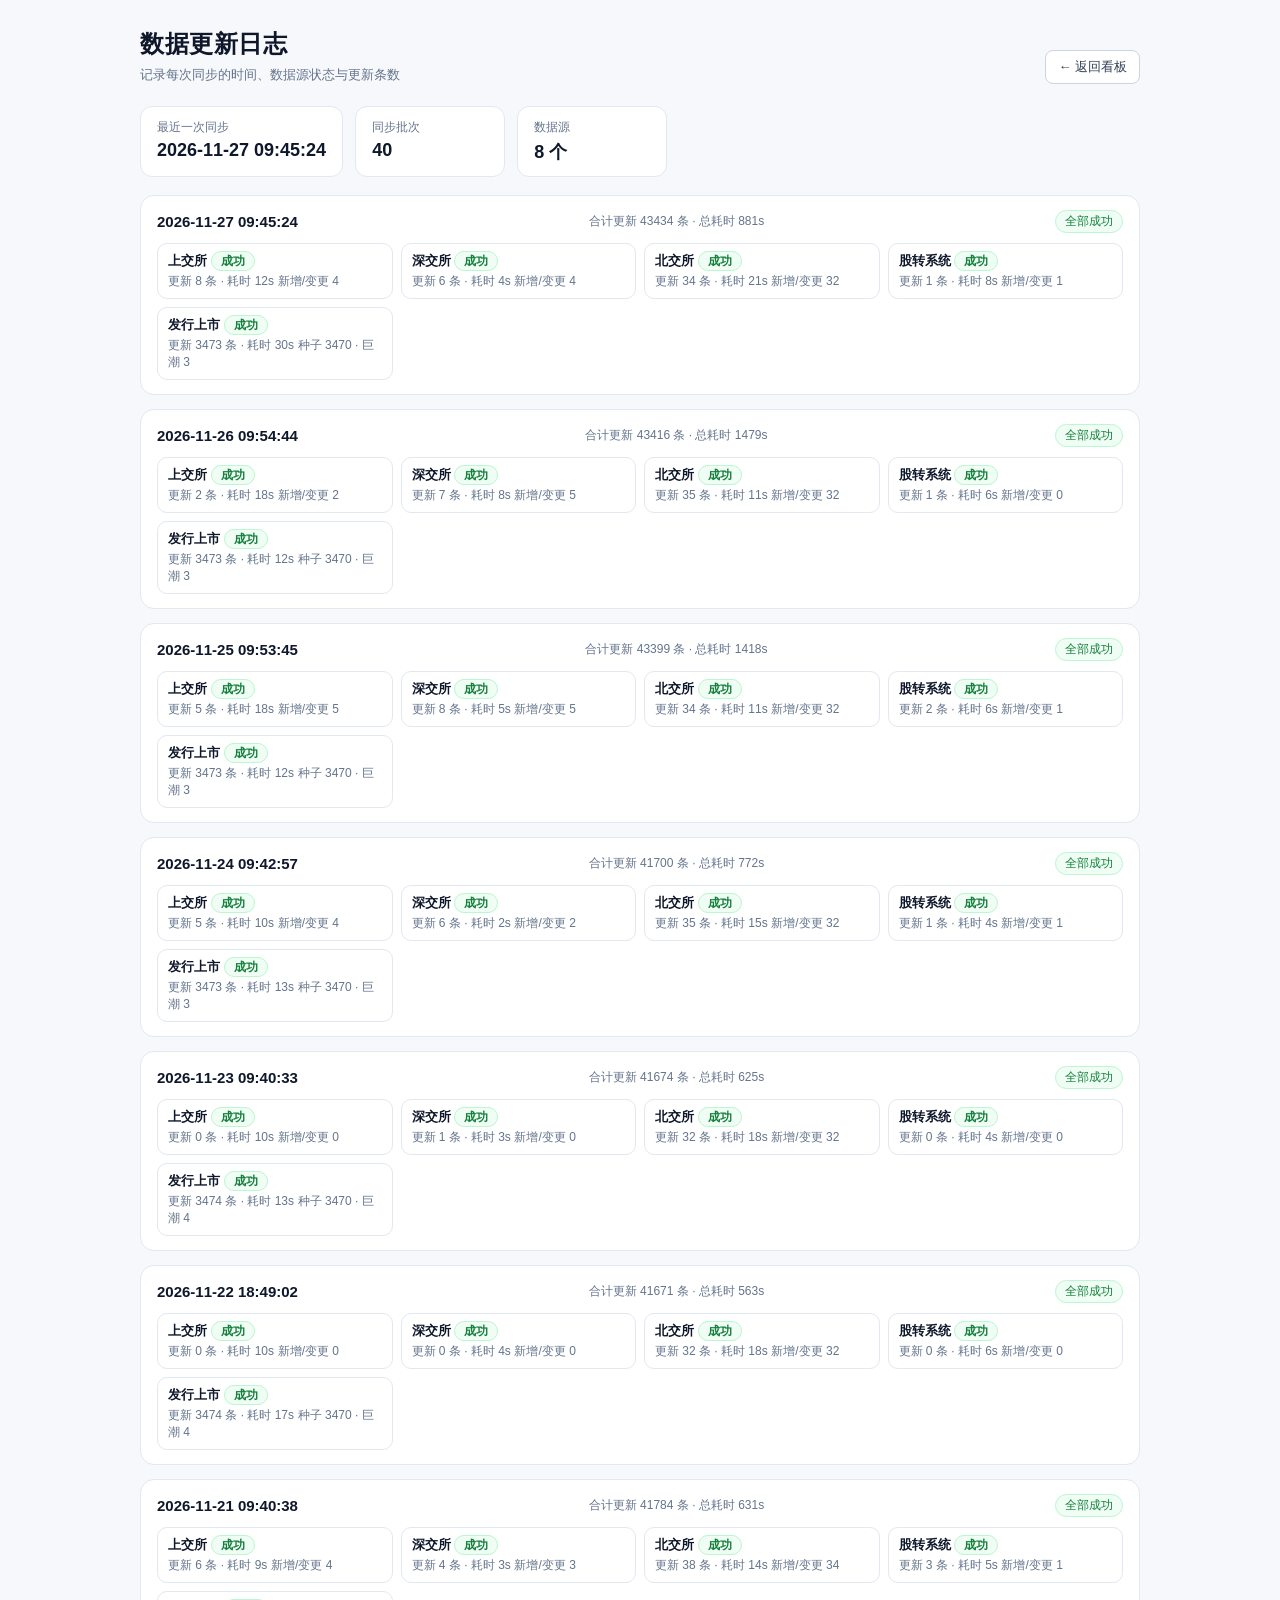
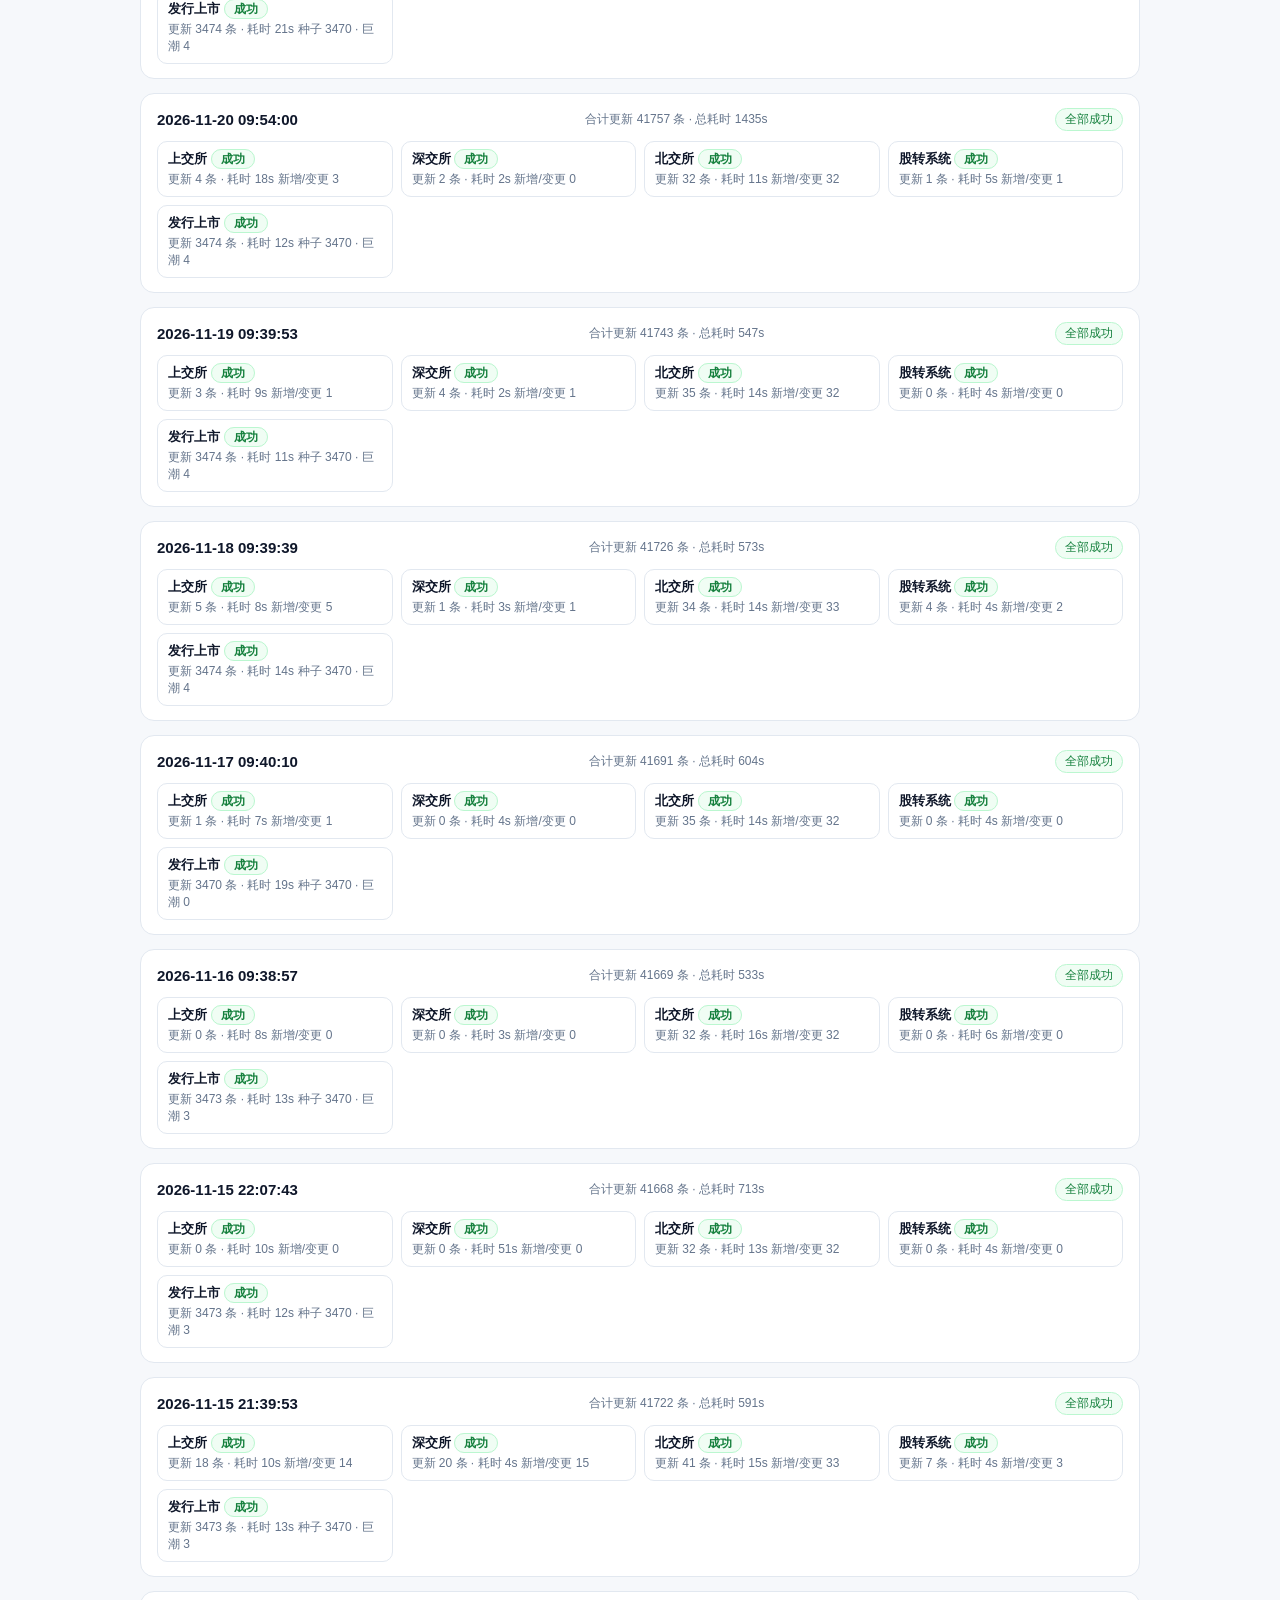
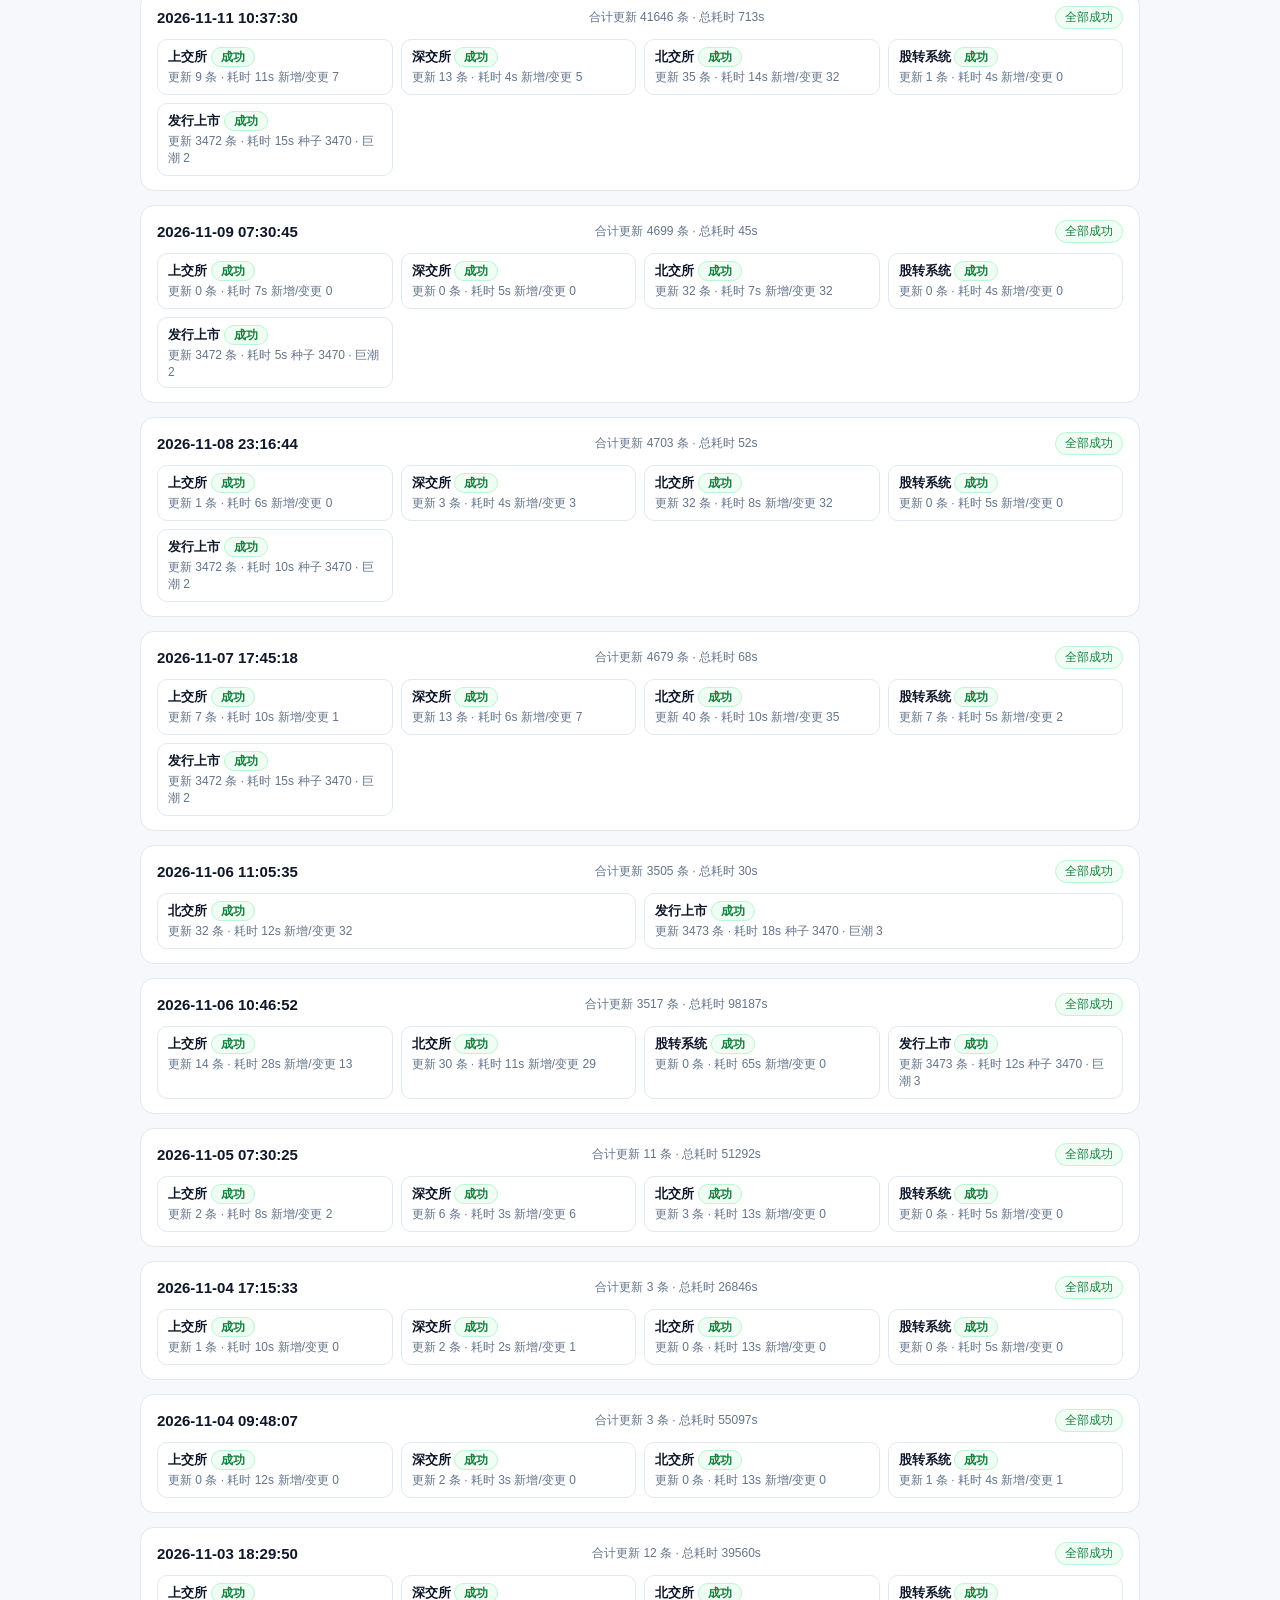
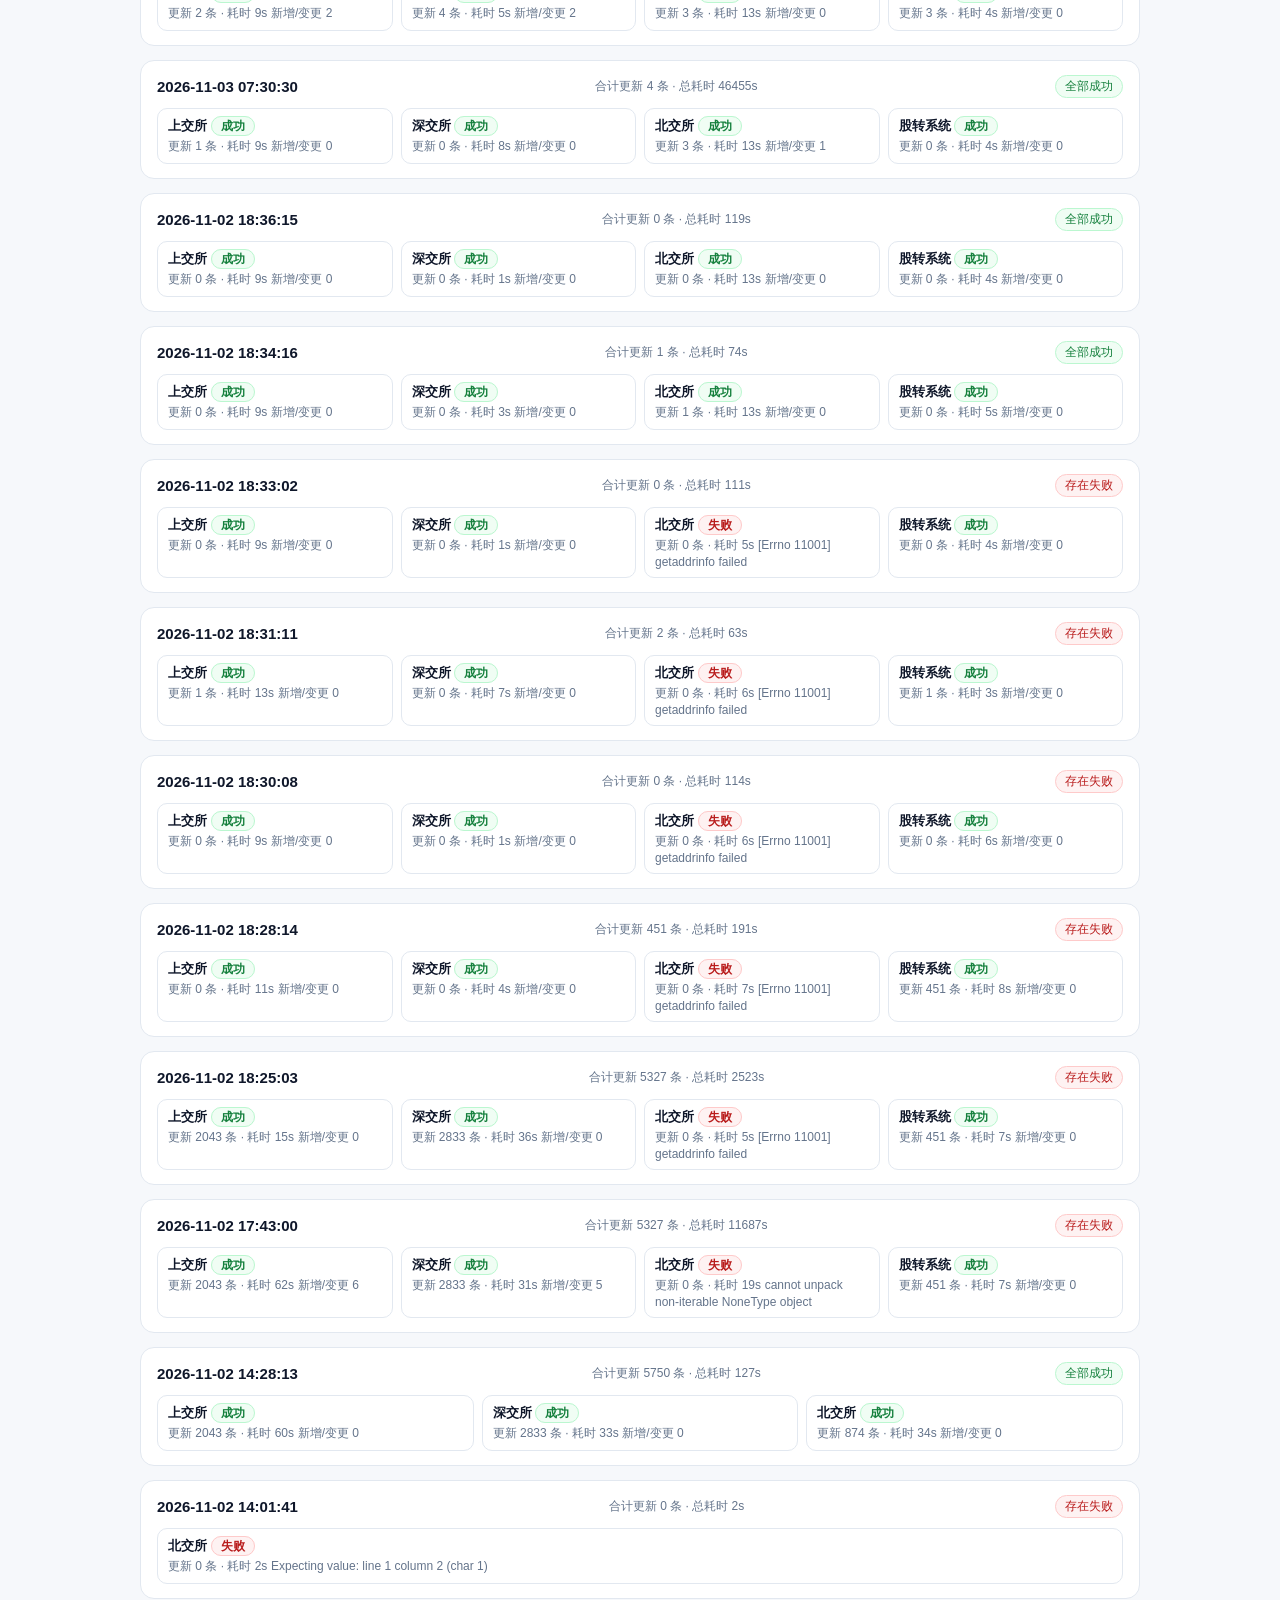
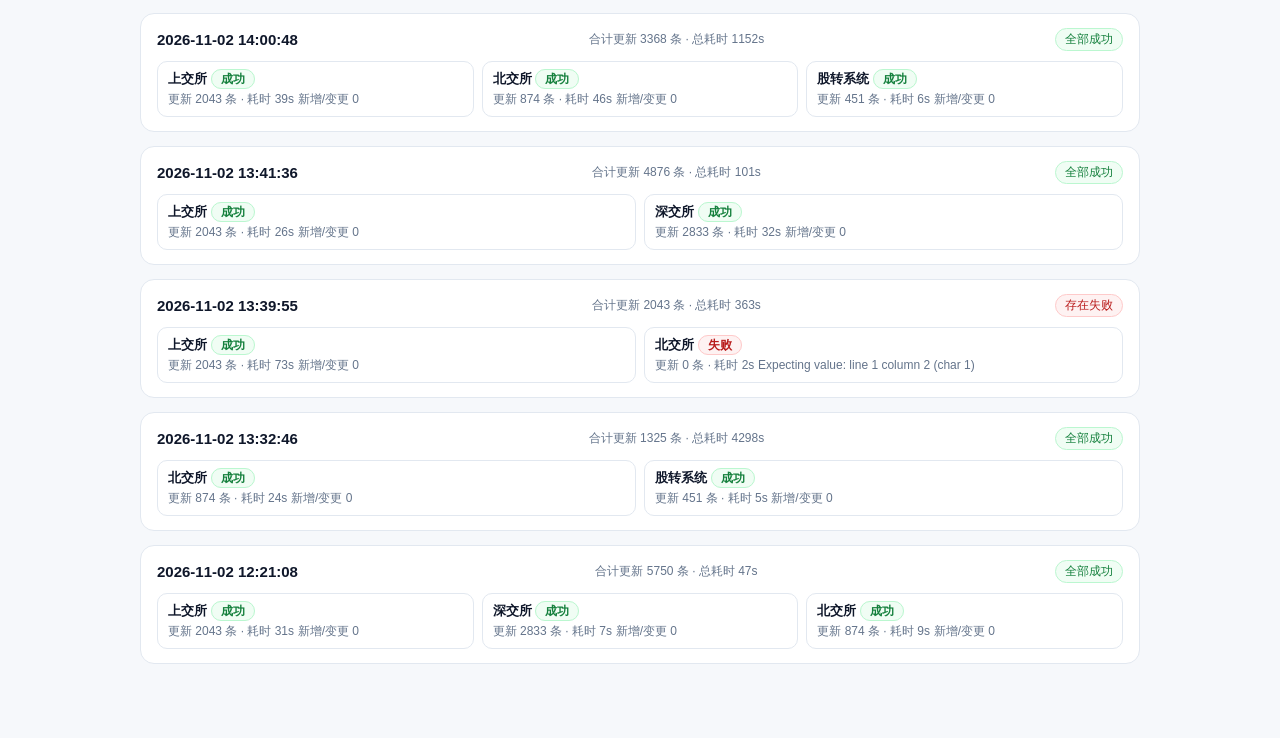
<file: sync.html>
<!DOCTYPE html>
<html lang="zh-CN">
<head>
<meta charset="UTF-8">
<meta name="viewport" content="width=device-width, initial-scale=1">
<title>数据更新日志 · 发行上市审核动态</title>
<style>
  :root { --ink:#0f172a; --muted:#64748b; --line:#e2e8f0; --bg:#f6f8fb; --ok:#15803d; --bad:#b91c1c; }
  * { box-sizing: border-box; }
  body { margin:0; background:var(--bg); color:var(--ink); font-family:-apple-system,BlinkMacSystemFont,"Segoe UI","PingFang SC","Microsoft YaHei",sans-serif; }
  .wrap { max-width:1040px; margin:0 auto; padding:28px 20px 60px; }
  header { display:flex; justify-content:space-between; align-items:flex-end; gap:16px; margin-bottom:22px; flex-wrap:wrap; }
  h1 { margin:0 0 6px; font-size:24px; letter-spacing:.5px; }
  .sub { color:var(--muted); font-size:13px; }
  .back { text-decoration:none; color:#334155; border:1px solid #cbd5e1; background:#fff; border-radius:8px; padding:7px 12px; font-size:13px; }
  .summary { display:flex; gap:12px; flex-wrap:wrap; margin-bottom:18px; }
  .kpi { background:#fff; border:1px solid var(--line); border-radius:12px; padding:12px 16px; min-width:150px; }
  .kpi .l { font-size:12px; color:var(--muted); margin-bottom:4px; }
  .kpi .v { font-size:18px; font-weight:700; }
  .batch { background:#fff; border:1px solid var(--line); border-radius:14px; padding:14px 16px; margin-bottom:14px; }
  .batch-head { display:flex; justify-content:space-between; align-items:center; gap:12px; margin-bottom:10px; flex-wrap:wrap; }
  .batch-time { font-weight:700; font-size:15px; }
  .badge { font-size:12px; padding:2px 9px; border-radius:999px; border:1px solid; }
  .badge.ok { color:var(--ok); border-color:#bbf7d0; background:#f0fdf4; }
  .badge.bad { color:var(--bad); border-color:#fecaca; background:#fef2f2; }
  .rows { display:grid; grid-template-columns:repeat(auto-fit,minmax(210px,1fr)); gap:8px; }
  .src { border:1px solid var(--line); border-radius:10px; padding:8px 10px; font-size:13px; }
  .src b { display:block; font-size:13px; margin-bottom:3px; }
  .src .m { color:var(--muted); font-size:12px; }
  .empty { color:var(--muted); padding:40px; text-align:center; background:#fff; border:1px dashed var(--line); border-radius:12px; }
</style>
</head>
<body>
<div class="wrap">
  <header>
    <div>
      <h1>数据更新日志</h1>
      <div class="sub">记录每次同步的时间、数据源状态与更新条数</div>
    </div>
    <a class="back" href="./index.html">← 返回看板</a>
  </header>
  <div class="summary" id="summary"></div>
  <div id="list"><div class="empty">正在加载…</div></div>
</div>
<script>
(() => {
  const $ = (s) => document.querySelector(s);
  const esc = (v) => String(v == null ? '' : v).replace(/[&<>"']/g, (c) => ({ '&':'&amp;','<':'&lt;','>':'&gt;','"':'&quot;',"'":'&#39;' }[c]));
  const NAME = { sse:'上交所', szse:'深交所', bse:'北交所', neeq:'股转系统', ipo_issue:'发行上市' };
  const ORDER = ['sse','szse','bse','neeq','ipo_issue'];

  async function load() {
    let data = null;
    try {
      const r = await fetch('data/sync_log.json', { cache: 'no-store' });
      if (r.ok) data = await r.json();
    } catch (e) {}
    if (!data) {
      try {
        const r = await fetch('/api/sync/log', { cache: 'no-store' });
        if (r.ok) { const j = await r.json(); data = { runs: j.data || [] }; }
      } catch (e) {}
    }
    render((data && data.runs) || []);
  }

  function seconds(a, b) {
    const t1 = Date.parse((a || '').replace(' ', 'T'));
    const t2 = Date.parse((b || '').replace(' ', 'T'));
    if (!t1 || !t2 || t2 < t1) return 0;
    return Math.round((t2 - t1) / 1000);
  }

  function group(runs) {
    const out = [];
    let cur = null;
    for (const r of runs) {
      if (!cur || cur.seen.has(r.source)) {
        cur = { items: [], seen: new Set() };
        out.push(cur);
      }
      cur.items.push(r); cur.seen.add(r.source);
    }
    return out;
  }

  function render(runs) {
    if (!runs.length) {
      $('#list').innerHTML = '<div class="empty">暂无同步记录</div>';
      return;
    }
    const batches = group(runs);
    const last = batches[0].items;
    const lastTime = last.map((x) => x.finished_at).filter(Boolean).sort().pop() || '—';
    $('#summary').innerHTML = `
      <div class="kpi"><div class="l">最近一次同步</div><div class="v">${esc(lastTime)}</div></div>
      <div class="kpi"><div class="l">同步批次</div><div class="v">${batches.length}</div></div>
      <div class="kpi"><div class="l">数据源</div><div class="v">${new Set(runs.map((x) => x.source)).size} 个</div></div>`;

    $('#list').innerHTML = batches.map((b) => {
      const end = b.items.map((x) => x.finished_at).filter(Boolean).sort().pop() || '—';
      const start = b.items.map((x) => x.started_at).filter(Boolean).sort()[0] || '';
      const okAll = b.items.every((x) => Number(x.ok) === 1);
      const total = b.items.reduce((s, x) => s + (Number(x.records) || 0), 0);
      const cost = seconds(start, end);
      const badge = okAll ? '<span class="badge ok">全部成功</span>' : '<span class="badge bad">存在失败</span>';
      const items = ORDER.filter((s) => b.items.some((x) => x.source === s)).map((s) => {
        const x = b.items.filter((y) => y.source === s).pop();
        const ok = Number(x.ok) === 1;
        return `<div class="src"><b>${NAME[s] || s} <span class="badge ${ok ? 'ok' : 'bad'}">${ok ? '成功' : '失败'}</span></b>
          <span class="m">更新 ${Number(x.records) || 0} 条 · 耗时 ${seconds(x.started_at, x.finished_at)}s</span>
          <span class="m">${esc(x.message || '')}</span></div>`;
      }).join('');
      return `<div class="batch">
        <div class="batch-head"><span class="batch-time">${esc(end)}</span>
        <span class="m" style="color:#64748b;font-size:12px">合计更新 ${total} 条 · 总耗时 ${cost}s</span>${badge}</div>
        <div class="rows">${items}</div></div>`;
    }).join('');
  }

  load();
})();
</script>
</body>
</html>
</file>
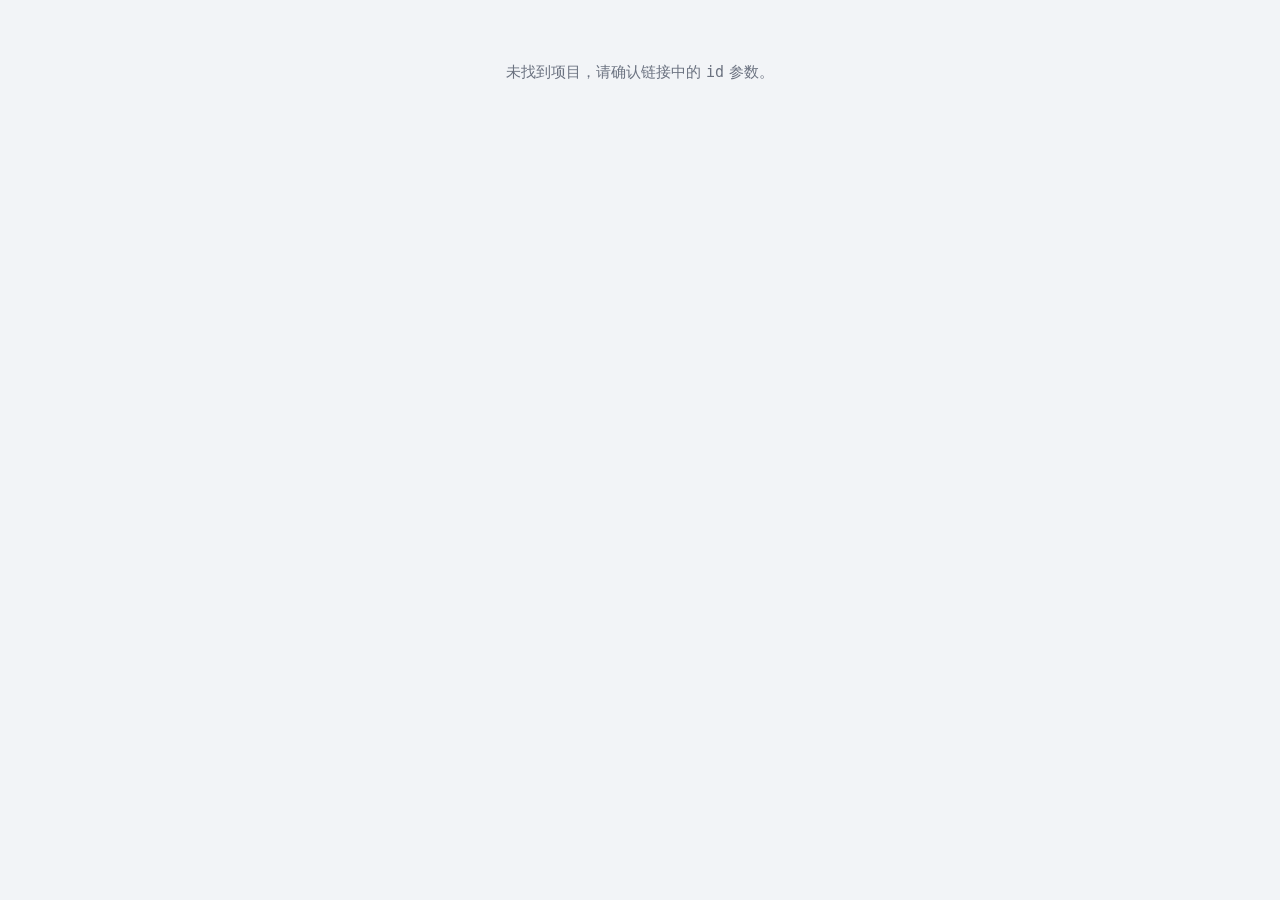
<file: coaching/project.html>
<!-- Generated by Trae Work -->
<!DOCTYPE html>
<html lang="zh-CN">
<head>
<meta charset="UTF-8">
<meta name="viewport" content="width=device-width, initial-scale=1.0">
<title>IPO 辅导项目详情</title>
<style>
@font-face {
  font-family: 'Work Sans';
  src: url('./_shared/fonts/WorkSans-Regular.ttf') format('truetype');
  font-weight: 400; font-display: swap;
}
@font-face {
  font-family: 'Work Sans';
  src: url('./_shared/fonts/WorkSans-Bold.ttf') format('truetype');
  font-weight: 700; font-display: swap;
}
:root {
  --bg: #F2F4F7; --bg2: #FFFFFF; --ink: #111827; --muted: #6B7280;
  --rule: #E5E7EB; --accent: #9A1831; --accent2: #DC2626; --green: #059669;
  --radius: 6px;
}
* { box-sizing: border-box; }
body {
  margin: 0; background: var(--bg); color: var(--ink);
  font-family: 'Work Sans','Microsoft YaHei','PingFang SC','Noto Sans SC',sans-serif;
  font-size: 15px; line-height: 1.6; -webkit-font-smoothing: antialiased;
}
.wrap { max-width: 1080px; margin: 0 auto; padding: 0 24px 56px; }

/* --- breadcrumb --- */
.crumbs {
  padding: 18px 0 10px;
  font-size: 13px; color: var(--muted);
}
.crumbs a { color: var(--accent); text-decoration: none; }
.crumbs a:hover { text-decoration: underline; }
.crumbs .sep { margin: 0 8px; color: #D1D5DB; }

/* --- hero --- */
.hero {
  background: linear-gradient(135deg, #9A1831 0%, #7E1429 100%);
  color: #fff; padding: 28px 32px 24px; border-radius: var(--radius);
  margin-bottom: 20px; box-shadow: 0 4px 16px rgba(23,69,110,.18);
}
.hero h1 {
  margin: 0 0 12px; font-size: 24px; font-weight: 700; letter-spacing: .01em;
  line-height: 1.3;
}
.hero .sub { font-size: 13px; opacity: .85; margin: 0 0 16px; }
.hero .badges { display: flex; gap: 10px; flex-wrap: wrap; }
.badge {
  display: inline-flex; align-items: center; gap: 6px;
  padding: 4px 12px; border-radius: 100px; font-size: 12px; font-weight: 600;
  background: rgba(255,255,255,.18); border: 1px solid rgba(255,255,255,.28);
}
.badge b { font-weight: 700; }
.badge.live { background: rgba(255,255,255,.28); border-color: rgba(255,255,255,.45); }

/* --- grid --- */
.grid { display: grid; grid-template-columns: 1fr 1fr; gap: 16px; margin-bottom: 20px; }
.card {
  background: var(--bg2); border: 1px solid var(--rule);
  border-radius: var(--radius); padding: 20px 22px;
}
.card h2 {
  font-size: 13px; font-weight: 700; color: var(--ink);
  margin: 0 0 14px; padding-left: 10px; border-left: 3px solid var(--accent);
  letter-spacing: .02em;
}

/* --- info grid --- */
.info-grid {
  display: grid; grid-template-columns: 100px 1fr; gap: 8px 14px; font-size: 13px;
}
.info-grid .label { color: var(--muted); }
.info-grid .val { color: var(--ink); font-weight: 600; word-break: break-all; }
.info-grid .val.tag { padding: 2px 10px; border-radius: 100px; font-weight: 700; font-size: 12px; display: inline-block; }
.info-grid .tag.ongoing { background:#FBEAED; color:#9A1831; }
.info-grid .tag.done { background:#ECFDF5; color:#059669; }
.info-grid .tag.withdraw { background:#FEF2F2; color:#DC2626; }
.info-grid .tag.stop { background:#F3F4F6; color:#6B7280; }

/* --- 备案报告 --- */
.filing-card { text-align: center; padding: 18px; }
.filing-card .title { font-size: 13px; color: var(--ink); font-weight: 600; margin-bottom: 6px; line-height: 1.5; }
.filing-card .date { font-size: 12px; color: var(--muted); margin-bottom: 14px; font-family: 'Work Sans'; }
.btn-pdf {
  display: inline-flex; align-items: center; gap: 8px;
  padding: 9px 22px; background: var(--accent); color: #fff;
  border-radius: var(--radius); text-decoration: none; font-size: 13px; font-weight: 600;
  border: 0; cursor: pointer;
}
.btn-pdf:hover { background: #7E1429; }
.btn-pdf .icon { font-size: 16px; }
.btn-ghost {
  display: inline-flex; align-items: center; gap: 6px;
  padding: 8px 16px; background: transparent; color: var(--accent);
  border-radius: var(--radius); text-decoration: none; font-size: 12px; font-weight: 600;
  border: 1px solid var(--rule); cursor: pointer; margin-top: 10px;
}
.btn-ghost:hover { border-color: var(--accent); }
.no-pdf {
  font-size: 12px; color: var(--muted); padding: 12px 0;
}
.disclaimer {
  margin-top: 14px; padding-top: 12px; border-top: 1px dashed var(--rule);
  font-size: 11px; color: var(--muted); line-height: 1.6; text-align: left;
}

/* --- timeline --- */
.timeline { position: relative; padding-left: 32px; }
.timeline::before {
  content: ''; position: absolute; left: 9px; top: 6px; bottom: 6px;
  width: 2px; background: var(--rule);
}
.tl-item { position: relative; padding: 0 0 18px 6px; }
.tl-dot {
  position: absolute; left: -30px; top: 4px;
  width: 14px; height: 14px; border-radius: 50%;
  background: var(--bg2); border: 2px solid var(--accent);
}
.tl-dot.latest { background: var(--accent); box-shadow: 0 0 0 4px rgba(23,69,110,.15); }
.tl-head {
  display: flex; align-items: center; gap: 10px; flex-wrap: wrap; margin-bottom: 4px;
}
.tl-date {
  font-family: 'Work Sans'; font-size: 12px; color: var(--muted);
  font-weight: 600; letter-spacing: .01em;
}
.tl-type {
  font-size: 11px; padding: 2px 8px; border-radius: 100px; background: #F3F4F6; color: var(--ink);
  font-weight: 600;
}
.tl-type.filing { background: #FBEAED; color: var(--accent); }
.tl-type.progress { background: #ECFDF5; color: var(--green); }
.tl-type.done { background: #FEF2F2; color: var(--accent2); }
.tl-type.accept { background: #EFF6FF; color: #2563EB; }
.tl-title {
  font-size: 13px; color: var(--ink); margin-bottom: 6px; line-height: 1.5; font-weight: 500;
}
.tl-title .period { font-weight: 700; color: var(--accent); }
.tl-actions { display: flex; gap: 10px; }
.tl-actions a {
  font-size: 12px; color: var(--accent); text-decoration: none; font-weight: 600;
  padding: 4px 10px; border: 1px solid var(--rule); border-radius: 4px;
}
.tl-actions a:hover { border-color: var(--accent); background: #F2F4F7; }

/* --- filter bar --- */
.filter-bar {
  display: flex; gap: 10px; align-items: center; margin-bottom: 14px; flex-wrap: wrap;
}
.filter-bar select, .filter-bar input {
  padding: 8px 12px; border: 1px solid var(--rule); border-radius: 4px;
  font-size: 13px; font-family: inherit; background: var(--bg2); outline: none;
}
.filter-bar select:focus, .filter-bar input:focus { border-color: var(--accent); }
.filter-bar .count { margin-left: auto; font-size: 12px; color: var(--muted); font-family: 'Work Sans'; }

/* --- footer --- */
footer {
  margin-top: 32px; padding-top: 18px; border-top: 1px solid var(--rule);
  font-size: 12px; color: var(--muted); line-height: 1.7;
}
footer a { color: var(--accent); text-decoration: none; }
footer a:hover { text-decoration: underline; }

@media (max-width: 720px) {
  .grid { grid-template-columns: 1fr; }
  .hero { padding: 22px 20px; }
  .hero h1 { font-size: 20px; }
}
</style>
</head>
<body>

<div class="wrap">
  <div class="crumbs">
    <a href="./index.html">← 返回辅导项目看板</a>
    <span class="sep">·</span>
    <span id="crumb-name">项目详情</span>
  </div>

  <div id="hero" class="hero" style="display:none"></div>

  <div class="grid">
    <div class="card">
      <h2>项目基本情况</h2>
      <div id="info-grid" class="info-grid"></div>
    </div>
    <div class="card filing-card">
      <h2 style="text-align:left;margin-left:0;">辅导备案报告</h2>
      <div class="disclaimer" style="text-align:left;display:block;">
        以下公司基本情况（全称、成立日期、注册资本、统一社会信用代码、主营业务、控股股东等）均来源于
        <strong>辅导备案报告 PDF 原文</strong>。点击下方按钮在线查看或下载。
      </div>
      <div id="filing-box" style="margin-top:14px"></div>
    </div>
  </div>

  <div class="card" style="padding:22px">
    <h2>辅导期间提交的全部报告</h2>
    <div class="filter-bar">
      <select id="ft">
        <option value="">全部类型</option>
      </select>
      <input id="fq" type="search" placeholder="搜索报告标题…" autocomplete="off" style="flex:1 1 160px">
      <span class="count" id="rcount"></span>
    </div>
    <div id="timeline" class="timeline"></div>
  </div>

  <footer>
    数据来源：中国证监会资本市场电子化信息披露平台「辅导企业」栏目（60 页、1196 个项目）。
    抓取日期 2026-11-06。PDF 下载地址映射自网站内部路径
    <code>/mnt/storage/...</code> → <code>http://eid.csrc.gov.cn/mnt/storage/...</code>。
  </footer>
</div>

<script src="assets/details-data.js"></script>
<script>
(function() {
  var id = parseInt(new URLSearchParams(location.search).get('id') || '0', 10);
  var all = window.__IPO_DETAILS__ || [];
  var p = all.find(function(x) { return x.id === id; });
  if (!p) {
    document.querySelector('.wrap').innerHTML = '<div style="padding:60px 0;text-align:center;color:#6B7280">未找到项目，请确认链接中的 <code>id</code> 参数。</div>';
    return;
  }

  // hero
  document.getElementById('crumb-name').textContent = p.company;
  document.title = p.company + ' · IPO 辅导项目详情';
  var latest = p.reports[0];
  var filing = p.reports.find(function(r) { return r.type.indexOf('备案报告') >= 0; });
  var progress = p.reports.filter(function(r) { return r.type.indexOf('进展') >= 0; });
  var badges = [
    '<span class="badge live"><b>备案时间</b>' + p.filing + '</span>',
    '<span class="badge"><b>最新公告</b>' + p.latest_notice + '</span>',
    '<span class="badge"><b>累计报告</b>' + p.reports.length + ' 份</span>'
  ];
  if (p.period_no != null) badges.push('<span class="badge"><b>进展报告</b>第 ' + p.period_no + ' 期</span>');

  document.getElementById('hero').innerHTML =
    '<h1>' + p.company + '</h1>' +
    '<p class="sub">' + p.agency + ' · ' + p.region + ' · 当前状态：' + p.status + '</p>' +
    '<div class="badges">' + badges.join('') + '</div>';
  document.getElementById('hero').style.display = '';

  // info grid
  var statusClass = ({
    '辅导备案':'ongoing','辅导工作完成':'done','辅导验收':'check',
    '撤回辅导备案':'withdraw','辅导验收终止':'stop'
  })[p.status] || 'ongoing';
  var rows = [
    ['辅导对象', p.company],
    ['辅导机构', p.agency],
    ['派出机构', p.region],
    ['备案时间', p.filing],
    ['当前状态', '<span class="tag ' + statusClass + '">' + p.status + '</span>'],
    ['最新公告日期', p.latest_notice],
    ['最新报告类型', p.latest_type],
    ['进展报告期号', p.period_no != null ? '第 ' + p.period_no + ' 期' : '—'],
    ['平台公示进展报告数', p.progress_count + ' 份'],
  ];
  document.getElementById('info-grid').innerHTML =
    rows.map(function(r) { return '<div class="label">' + r[0] + '</div><div class="val">' + r[1] + '</div>'; }).join('');

  // filing PDF
  var fb = document.getElementById('filing-box');
  if (p.filing_report_pdf) {
    fb.innerHTML =
      '<div class="title">' + p.filing_report_title + '</div>' +
      '<div class="date">公告日期：' + p.filing_report_notice + '</div>' +
      '<a class="btn-pdf" href="' + p.filing_report_pdf + '" target="_blank" rel="noopener"><span class="icon">📄</span>在线查看 / 下载 PDF</a>' +
      '<br>' +
      '<a class="btn-ghost" href="' + p.filing_report_pdf + '" target="_blank" rel="noopener">在新标签页打开</a>';
  } else {
    fb.innerHTML = '<div class="no-pdf">该项目未上传辅导备案报告 PDF，可联系派出机构或辅导机构获取。</div>';
  }

  // timeline
  var tl = document.getElementById('timeline');
  var typeMap = {'辅导备案报告':'filing','辅导进展情况报告':'progress','辅导工作完成报告':'done','辅导验收报告':'accept'};
  var allReports = p.reports;

  function render(filterType, kw) {
    kw = (kw || '').trim().toLowerCase();
    var list = allReports.filter(function(r) {
      if (filterType && r.type !== filterType) return false;
      if (kw && r.title.toLowerCase().indexOf(kw) < 0) return false;
      return true;
    });
    var html = '';
    list.forEach(function(r, i) {
      var dotCls = i === 0 ? 'latest' : '';
      var tCls = typeMap[r.type] || 'progress';
      var titleHtml = r.title;
      // 高亮期号
      titleHtml = titleHtml.replace(/(第[零一二三四五六七八九十百\d]+期)/g, '<span class="period">$1</span>');
      html +=
        '<div class="tl-item">' +
        '<div class="tl-dot ' + dotCls + '"></div>' +
        '<div class="tl-head">' +
        '<span class="tl-date">' + r.notice + '</span>' +
        '<span class="tl-type ' + tCls + '">' + r.type + '</span>' +
        (i === 0 ? '<span class="tl-type filing">最新</span>' : '') +
        '</div>' +
        '<div class="tl-title">' + titleHtml + '</div>' +
        '<div class="tl-actions">' +
        (r.pdf ? '<a href="' + r.pdf + '" target="_blank" rel="noopener">📄 查看 PDF</a>' : '') +
        '</div>' +
        '</div>';
    });
    if (!html) html = '<div style="padding:30px 0;text-align:center;color:#6B7280">没有符合筛选条件的报告</div>';
    tl.innerHTML = html;
    document.getElementById('rcount').textContent = '共 ' + list.length + ' 份（平台公示）';
  }

  // 填充筛选下拉
  var allTypes = [];
  allReports.forEach(function(r) { if (allTypes.indexOf(r.type) < 0) allTypes.push(r.type); });
  var fsel = document.getElementById('ft');
  allTypes.forEach(function(t) {
    var o = document.createElement('option'); o.value = t; o.textContent = t; fsel.appendChild(o);
  });

  render('', '');
  fsel.addEventListener('change', function() { render(fsel.value, document.getElementById('fq').value); });
  var qbox = document.getElementById('fq');
  var t;
  qbox.addEventListener('input', function() {
    clearTimeout(t);
    t = setTimeout(function() { render(fsel.value, qbox.value); }, 150);
  });
})();
</script>
</body>
</html>
</file>
<file: styles.css>
@font-face{font-family:'Work Sans';src:url('./coaching/_shared/fonts/WorkSans-Regular.ttf') format('truetype');font-weight:400;font-display:swap}
@font-face{font-family:'Work Sans';src:url('./coaching/_shared/fonts/WorkSans-Bold.ttf') format('truetype');font-weight:700;font-display:swap}
@font-face{font-family:'JetBrains Mono';src:url('./coaching/_shared/fonts/JetBrainsMono-Regular.ttf') format('truetype');font-weight:400;font-display:swap}
:root{
  --bg:#F2F4F7;--ink:#111827;--muted:#6B7280;--line:#E5E7EB;--paper:#FFFFFF;
  --brand:#9A1831;--brand-soft:#FBEAED;--blue:#2563EB;--teal:#0D9488;--gold:#D97706;--green:#059669;--red:#DC2626;
  --radius:8px;--shadow:0 1px 2px rgba(16,24,40,.04),0 4px 12px rgba(16,24,40,.04);
  --sans:"Work Sans","PingFang SC","Microsoft YaHei","Segoe UI",-apple-system,sans-serif;
  --num:"Work Sans","JetBrains Mono","PingFang SC","Microsoft YaHei",sans-serif;
}
*{box-sizing:border-box}
html,body{margin:0;background:var(--bg);color:var(--ink);font-family:var(--sans);font-size:13px;-webkit-font-smoothing:antialiased}
button,input,select{font-family:inherit;font-size:inherit;color:inherit}
.hidden{display:none!important}
.view-tabs{display:flex;gap:4px;padding:0 32px;background:var(--paper);border-bottom:1px solid var(--line)}
.view-tab{border:0;background:transparent;padding:10px 16px;font-size:13px;color:var(--muted);cursor:pointer;border-bottom:2px solid transparent;margin-bottom:-1px;transition:.15s}
.view-tab:hover{color:var(--ink)}
.view-tab.on{color:var(--brand);font-weight:600;border-bottom-color:var(--brand)}
.coaching-view{background:var(--paper)}
.coaching-view iframe{display:block;width:100%;border:0;height:calc(100vh - 39px);min-height:640px}
.bond-view{background:var(--paper)}
.bond-view iframe{display:block;width:100%;border:0;height:calc(100vh - 39px);min-height:640px}
.eyebrow{font-size:10px;letter-spacing:.14em;color:var(--brand);text-transform:uppercase;font-weight:700}
h1,h2{margin:0;font-weight:700}
h1{font-size:28px;line-height:1.2;letter-spacing:.01em}
h2{font-size:18px;line-height:1.3}

.masthead{display:flex;justify-content:space-between;align-items:center;gap:24px;padding:22px 32px;background:var(--paper);border-bottom:1px solid var(--line)}
.mast-left{display:flex;flex-direction:column;gap:3px}
.mast-left .sub{color:var(--muted);font-size:12px;margin-top:2px}
h1{padding-left:14px;border-left:4px solid var(--brand)}
.mast-right{display:flex;flex-direction:column;align-items:flex-end;gap:8px}
.mast-right .date{font-size:12px;color:var(--muted)}
.sync-chips{display:flex;gap:6px;flex-wrap:wrap;justify-content:flex-end}
.sync-chips .s{font-size:11px;color:var(--muted);border:1px solid var(--line);padding:3px 8px;border-radius:6px;background:#F9FAFB}
.sync-chips .s b{color:var(--ink);font-weight:600}
.sync-chips .s.bad{border-color:#FECACA;color:var(--red);background:#FEF2F2}

.filters{position:sticky;top:0;z-index:20;display:flex;flex-wrap:wrap;gap:10px 22px;align-items:center;padding:12px 32px;background:rgba(255,255,255,.96);backdrop-filter:blur(8px);border-bottom:1px solid var(--line)}
.fblock{display:flex;align-items:center;gap:8px}
.fblock.grow{flex:1;min-width:200px}
.fblock.grow input{width:100%}
.fl{font-size:11px;color:var(--muted);white-space:nowrap}
.seg{display:inline-flex;background:#F3F4F6;border-radius:8px;padding:2px;gap:2px}
.seg button{border:0;background:transparent;padding:5px 12px;cursor:pointer;font-size:12px;color:var(--muted);border-radius:6px;transition:.15s}
.seg button:hover{color:var(--ink)}
.seg button.on{background:var(--paper);color:var(--brand);font-weight:600;box-shadow:0 1px 2px rgba(16,24,40,.06)}
.seg.small button{padding:3px 10px;font-size:11px}
.chips{display:flex;gap:6px;flex-wrap:wrap}
.chip{border:1px solid var(--line);background:var(--paper);color:var(--muted);padding:4px 11px;border-radius:999px;cursor:pointer;font-size:12px;transition:.15s}
.chip:hover{border-color:#C7CBD3;color:var(--ink)}
.chip.on{background:var(--brand);border-color:var(--brand);color:#fff}
.chip.all{border-style:dashed}
select,input{padding:6px 10px;border:1px solid var(--line);border-radius:8px;background:var(--paper);outline:none;font-size:12px}
select:focus,input:focus{border-color:var(--brand);box-shadow:0 0 0 3px rgba(154,24,49,.08)}
.ghost{border:1px solid var(--line);background:var(--paper);color:var(--ink);padding:6px 14px;border-radius:8px;cursor:pointer;font-size:12px;transition:.15s}
.ghost:hover{border-color:var(--brand);color:var(--brand)}
.dates{display:flex;align-items:center;gap:6px;color:var(--muted)}

main{padding:18px 32px 56px}
.kpis{display:grid;grid-template-columns:repeat(6,1fr);gap:14px;margin-bottom:14px}
.kpi{position:relative;background:var(--paper);border:1px solid var(--line);border-top:3px solid var(--ink);border-radius:var(--radius);padding:15px 16px 14px;box-shadow:var(--shadow);overflow:hidden}
.kpi .k{font-size:11px;color:var(--muted);display:flex;align-items:center;gap:6px}
.kpi .k i{width:6px;height:6px;border-radius:50%;background:var(--muted);display:inline-block}
.kpi .v{font-size:32px;line-height:1.15;margin:7px 0 1px;font-weight:700;font-variant-numeric:tabular-nums;letter-spacing:-.02em;font-family:var(--num)}
.kpi .n{font-size:11px;color:#9CA3AF;font-family:var(--num)}
.kpi.c1{border-top-color:var(--blue);background:linear-gradient(180deg,#EFF6FF 0%,#fff 55%)}
.kpi.c2{border-top-color:var(--teal);background:linear-gradient(180deg,#F0FDFA 0%,#fff 55%)}
.kpi.c3{border-top-color:var(--brand);background:linear-gradient(180deg,#FBEAED 0%,#fff 55%)}
.kpi.c4{border-top-color:var(--gold);background:linear-gradient(180deg,#FFFBEB 0%,#fff 55%)}
.kpi.c5{border-top-color:var(--green);background:linear-gradient(180deg,#ECFDF5 0%,#fff 55%)}
.kpi.c6{border-top-color:var(--red);background:linear-gradient(180deg,#FEF2F2 0%,#fff 55%)}
.kpi.c1 .k i{background:var(--blue)}.kpi.c2 .k i{background:var(--teal)}
.kpi.c3 .k i{background:var(--brand)}.kpi.c4 .k i{background:var(--gold)}
.kpi.c5 .k i{background:var(--green)}.kpi.c6 .k i{background:var(--red)}
.kpi.c3 .v{color:var(--brand)}

.grid{display:grid;grid-template-columns:repeat(12,1fr);gap:14px}
.col-4{grid-column:span 4}.col-5{grid-column:span 5}.col-6{grid-column:span 6}.col-7{grid-column:span 7}
.col-8{grid-column:span 8}.col-12{grid-column:span 12}
.paper{background:var(--paper);border:1px solid var(--line);border-radius:var(--radius);padding:16px 18px 14px;min-width:0;box-shadow:var(--shadow)}
.paper-head{display:flex;justify-content:space-between;align-items:flex-start;gap:12px;margin-bottom:8px}
.paper-head.tight{margin-bottom:2px}
.paper-head h2{margin-top:2px}
.hint{font-size:11px;color:#9CA3AF;white-space:nowrap}
.side-panel{display:flex;flex-direction:column;gap:16px;padding-bottom:10px}
.side-panel .mini{padding-top:14px;border-top:1px solid #F1F2F5}
.side-panel .mini:first-child{border-top:0;padding-top:0}
.chart-lg{height:348px}.chart-sm{height:138px}.chart-md{height:300px}.chart-heat{height:166px}.chart-xs{height:118px}
.heat-grid{display:grid;grid-template-columns:1fr 1fr;gap:14px}
.heat-grid .heat-block+.heat-block{margin-top:0}
@media (max-width:900px){.heat-grid{grid-template-columns:1fr}}
.heat-block+.heat-block{margin-top:4px}
.heat-cap{font-size:11px;font-weight:600;color:#6B7280;padding-left:2px;margin-bottom:1px}
.legend-note{font-size:11px;color:#9CA3AF;padding-top:6px}
.eff-head-right{display:flex;align-items:center;gap:12px;flex-wrap:wrap}

.mix-rows{display:flex;flex-direction:column;gap:11px;padding:8px 0 2px}
.mix-row{display:grid;grid-template-columns:50px minmax(0,1fr) 52px;align-items:center;gap:10px}
.mix-name{font-size:11.5px;font-weight:600;color:#4B5563;letter-spacing:.01em;white-space:nowrap}
.mix-track{display:flex;height:16px;border-radius:5px;background:#F2F4F7;overflow:hidden;box-shadow:inset 0 0 0 1px rgba(17,24,39,.04)}
.mix-track .mix-seg{cursor:pointer}
.mix-seg{height:100%;min-width:2px;transition:width .45s cubic-bezier(.4,0,.2,1),filter .15s}
.mix-seg:not(:last-child){box-shadow:inset -1px 0 0 rgba(255,255,255,.9)}
.mix-seg:hover{filter:brightness(.9)}
.mix-total{text-align:right;font-size:11.5px;color:#6B7280;font-variant-numeric:tabular-nums}

.legend-dots{display:flex;flex-wrap:wrap;gap:5px 13px;margin-top:11px;padding-top:10px;border-top:1px dashed #EDEFF3}
.legend-dots .ld{display:inline-flex;align-items:center;gap:5px;font-size:10.5px;color:#6B7280;line-height:1.4;white-space:nowrap}
.legend-dots .ld i{width:7px;height:7px;border-radius:2px;display:inline-block;flex:0 0 auto}

.mix-list{display:flex;flex-direction:column;gap:16px;padding-top:8px}
.mix-block .mix-head{display:flex;justify-content:space-between;align-items:baseline;margin-bottom:7px}
.mix-block .mix-head span{font-size:11.5px;font-weight:600;color:#374151}
.mix-block .mix-head b{font-size:12.5px;color:#111827;font-variant-numeric:tabular-nums}
.mix-block .mix-head b em{font-style:normal;font-weight:500;font-size:10.5px;color:#9CA3AF;margin-left:3px}
.mix-bar{display:flex;height:13px;border-radius:6px;overflow:hidden;background:#F2F4F7;box-shadow:inset 0 0 0 1px rgba(17,24,39,.04)}
.mix-bar .mix-seg{cursor:pointer}
.mix-chips{display:flex;flex-wrap:wrap;gap:5px 6px;margin-top:9px}
.mix-chip{display:inline-flex;align-items:center;gap:5px;font-size:10.5px;color:#4B5563;background:#F9FAFB;border:1px solid #EEF0F3;border-radius:999px;padding:2px 9px 2px 7px;cursor:pointer;transition:.15s;line-height:1.5}
.mix-chip:hover{border-color:#D5D9E0;background:#fff;box-shadow:0 1px 3px rgba(16,24,40,.06)}
.mix-chip i{width:6px;height:6px;border-radius:50%;flex:0 0 auto}
.mix-chip b{font-weight:600;color:#111827;font-variant-numeric:tabular-nums}
.mix-chip em{font-style:normal;color:#9CA3AF;font-size:10px}
.mix-empty{font-size:11px;color:#9CA3AF;padding:10px 0 6px}

.mix-tip{position:fixed;left:0;top:0;z-index:80;pointer-events:none;background:rgba(17,24,39,.94);color:#fff;font-size:11px;line-height:1.5;padding:5px 9px;border-radius:6px;box-shadow:0 6px 18px rgba(17,24,39,.2);white-space:nowrap;opacity:0;transform:translateY(3px);transition:opacity .12s,transform .12s}
.mix-tip.on{opacity:1;transform:translateY(0)}
.mix-tip b{font-weight:600}

.sponsor-board{display:flex;flex-direction:column;gap:1px;max-height:350px;overflow:auto}
.sb-row{display:grid;grid-template-columns:26px 1fr 56px 1fr;align-items:center;gap:10px;padding:7px 4px;cursor:pointer;border-radius:6px;font-size:12px}
.sb-row:hover{background:#F9FAFB}
.sb-row .rk{width:20px;height:20px;line-height:20px;text-align:center;border-radius:5px;background:#F3F4F6;color:var(--muted);font-size:11px;font-weight:600}
.sb-row:nth-child(1) .rk{background:var(--brand);color:#fff}
.sb-row:nth-child(2) .rk{background:#FBE9ED;color:var(--brand)}
.sb-row:nth-child(3) .rk{background:#FDF2F4;color:var(--brand)}
.sb-row .nm{font-weight:600;color:var(--ink);overflow:hidden;text-overflow:ellipsis;white-space:nowrap}
.sb-row .bar{display:block;height:8px;min-width:60px;background:#E5E7EB;position:relative;border-radius:4px;overflow:hidden}
.sb-row .bar i{position:absolute;left:0;top:0;bottom:0;background:linear-gradient(90deg,#C7264A,#9A1831);border-radius:4px}
.sb-row .num{text-align:right;font-variant-numeric:tabular-nums;color:var(--muted)}
.sb-row .num b{color:var(--ink)}
.sb-empty{color:var(--muted);font-size:12px;padding:20px 0;text-align:center}

.table-title{display:flex;align-items:baseline;gap:14px}
.table-actions{display:flex;gap:8px;align-items:center;flex-wrap:wrap}
.mini-sel{padding:5px 8px;font-size:11px;border-radius:6px}
.table-wrap{overflow:auto;max-height:540px;border:1px solid #F3F4F6;border-radius:8px}
table{width:100%;border-collapse:collapse;font-size:12px}
thead th{position:sticky;top:0;background:#F9FAFB;text-align:left;font-weight:600;color:#6B7280;padding:9px 10px;border-bottom:1px solid var(--line);white-space:nowrap;font-size:11px;z-index:2}
tbody td{padding:8px 10px;border-bottom:1px solid #F3F4F6;vertical-align:middle}
tbody tr{cursor:pointer}
tbody tr:hover{background:#F9FAFB}
td.n{font-variant-numeric:tabular-nums;color:var(--muted);white-space:nowrap}
td.nm{font-weight:600;max-width:260px;overflow:hidden;text-overflow:ellipsis;white-space:nowrap}
.pill{display:inline-block;padding:2px 8px;border-radius:6px;font-size:11px;white-space:nowrap;border:1px solid transparent;font-weight:500}
.st-ACCEPTED{color:var(--blue);background:#EFF6FF;border-color:#DBEAFE}
.st-REVIEWING{color:var(--teal);background:#F0FDFA;border-color:#CCFBF1}
.st-PASSED{color:var(--brand);background:var(--brand-soft);border-color:#F5D5DC}
.st-PENDING_REG{color:var(--gold);background:#FFFBEB;border-color:#FDE68A}
.st-REGISTERED{color:var(--green);background:#ECFDF5;border-color:#D1FAE5}
.st-TERMINATED{color:var(--red);background:#FEF2F2;border-color:#FECACA}
.st-OTHER{color:var(--muted);background:#F3F4F6;border-color:var(--line)}
.table-foot{display:flex;justify-content:space-between;align-items:center;padding-top:10px;font-size:12px;color:var(--muted)}
.pager{display:flex;gap:8px}
.pager .ghost{padding:4px 12px}
.pager .ghost:disabled{opacity:.4;cursor:default}

.drawer{position:fixed;top:0;right:0;bottom:0;width:440px;max-width:92vw;background:var(--paper);border-left:1px solid var(--line);box-shadow:-8px 0 24px rgba(16,24,40,.08);transform:translateX(102%);transition:transform .25s ease;z-index:60;padding:24px 26px;overflow:auto}
.drawer.open{transform:none}
.drawer .close,.modal .close{position:absolute;right:16px;top:14px;border:0;background:transparent;font-size:22px;cursor:pointer;color:#9CA3AF;line-height:1}
.overlay{position:fixed;inset:0;background:rgba(17,24,39,.32);opacity:0;pointer-events:none;transition:.25s;z-index:50}
.overlay.on{opacity:1;pointer-events:auto}
.modal{position:fixed;left:50%;top:50%;transform:translate(-50%,-46%) scale(.98);width:min(960px,94vw);max-height:84vh;background:var(--paper);border-radius:12px;z-index:70;opacity:0;pointer-events:none;transition:.22s;display:flex;flex-direction:column;box-shadow:0 20px 48px rgba(16,24,40,.18)}
.modal.on{opacity:1;pointer-events:auto;transform:translate(-50%,-50%) scale(1)}
.modal-head{padding:20px 24px 12px;border-bottom:1px solid var(--line);position:relative}
.modal-body{padding:12px 24px 24px;overflow:auto}

.d-hero{border-bottom:1px solid var(--line);padding-bottom:14px;margin-bottom:14px}
.d-hero h3{font-size:20px;margin:6px 0 8px;line-height:1.3;font-weight:700}
.d-hero .meta{display:flex;gap:8px;flex-wrap:wrap;align-items:center}
.d-grid{display:grid;grid-template-columns:1fr 1fr;gap:10px 18px;margin-bottom:16px}
.d-grid .item{border-bottom:1px dotted var(--line);padding-bottom:5px}
.d-grid .item .k{font-size:11px;color:#9CA3AF;margin-bottom:2px}
.d-grid .item .v{font-size:12px;word-break:break-all}
.d-sec{font-size:11px;letter-spacing:.12em;color:#9CA3AF;margin:18px 0 8px;text-transform:uppercase}
.tl{display:flex;flex-direction:column;border-left:2px solid #F3F4F6;margin-left:4px}
.tl .ev{position:relative;padding:0 0 12px 14px;font-size:12px;color:var(--muted)}
.tl .ev:before{content:"";position:absolute;left:-5px;top:4px;width:8px;height:8px;background:var(--paper);border:2px solid var(--brand);border-radius:50%}
.tl .ev b{color:var(--ink);font-weight:600}
.empty{color:var(--muted);font-size:12px;padding:24px 0;text-align:center}
.muted{color:#9CA3AF}
.profile-btn{width:100%;padding:9px 12px;border-radius:8px;font-weight:600;border:1px solid var(--brand);color:var(--brand);background:#fff}
.profile-btn:not(:disabled):hover{background:var(--brand);color:#fff}
.profile-btn:disabled{border-color:#E5E7EB;color:#9CA3AF;background:#FAFAFB;cursor:default}

.doc-meta{font-size:11px;color:#9CA3AF;margin-bottom:6px}
.doc-ul{list-style:none;padding:0;margin:0;max-height:420px;overflow-y:auto}
.doc-li{border-bottom:1px dotted var(--line)}
.doc-link{display:block;padding:9px 10px;color:inherit;text-decoration:none;border-radius:6px;transition:background .15s}
.doc-link:hover{background:#F5F3FF;color:var(--brand)}
.doc-title{display:block;font-size:12.5px;font-weight:500;line-height:1.4}
.doc-meta-sm{display:block;font-size:10.5px;color:#9CA3AF;margin-top:2px}
.profile-modal{width:min(1120px,96vw);height:min(84vh,860px);border-radius:16px;overflow:hidden;box-shadow:0 30px 70px rgba(16,24,40,.24)}
.profile-modal .modal-head{padding:18px 26px 14px;background:linear-gradient(180deg,#fff,#FBFBFC);border-bottom:1px solid #EEF0F3}
.profile-modal h2{font-size:21px;margin:3px 0 5px}
.profile-modal .hint{font-size:11px;color:#9CA3AF;white-space:nowrap;overflow:hidden;text-overflow:ellipsis;max-width:760px}
.profile-body{display:grid;grid-template-columns:218px 1fr;min-height:0;flex:1}
.profile-tabs{padding:10px 8px;background:#F8F9FB;border-right:1px solid #EDEFF2;overflow:auto;display:flex;flex-direction:column;gap:2px}
.ptab{display:flex;align-items:center;justify-content:space-between;gap:8px;border:0;background:transparent;text-align:left;padding:9px 12px;border-radius:8px;cursor:pointer;font-size:12.5px;color:#4B5563;line-height:1.3}
.ptab:hover{background:#F1F3F6}
.ptab.on{background:#fff;color:var(--brand);font-weight:600;box-shadow:inset 3px 0 0 var(--brand),0 1px 2px rgba(16,24,40,.05)}
.ptab.empty{color:#AFB5C0}
.ptab .cnt{font-style:normal;font-size:10px;color:#9CA3AF;background:#fff;border:1px solid #EDEFF2;border-radius:20px;padding:1px 6px;flex:none}
.ptab.on .cnt{color:var(--brand);border-color:#F2D7DD;background:#FFF7F8}
.profile-content{padding:22px 28px 30px;overflow:auto;min-width:0;background:#fff}
.prof-head{display:flex;justify-content:space-between;align-items:center;gap:16px;margin-bottom:16px}
.prof-head h3{margin:0;font-size:19px;font-weight:700;letter-spacing:-.01em}
.prof-head .src{font-size:10.5px;color:#9CA3AF;background:#F8F9FB;border:1px solid #EEF0F3;padding:4px 9px;border-radius:20px;white-space:nowrap;flex:none}
.facts{display:grid;grid-template-columns:repeat(3,minmax(0,1fr));gap:10px}
.fact{border:1px solid #EEF0F3;border-radius:10px;padding:12px 14px;background:#fff}
.fact span{display:block;font-size:10.5px;letter-spacing:.03em;color:#9CA3AF;margin-bottom:5px}
.fact b{font-size:13px;line-height:1.55;font-weight:600;color:#111827;word-break:break-word}
.table-wrap{max-height:56vh;overflow:auto;border:1px solid #EEF0F3;border-radius:10px;background:#fff}
.data-table{width:100%;border-collapse:collapse;font-size:12px}
.data-table thead th{position:sticky;top:0;z-index:2;background:#F8F9FB;color:#6B7280;font-weight:600;font-size:10.5px;padding:9px 11px;border-bottom:1px solid #E8EBEF;text-align:left;white-space:nowrap}
.data-table th.num{text-align:right}
.data-table td{padding:8px 11px;border-bottom:1px solid #F3F4F6;color:#374151;vertical-align:top}
.data-table tbody tr:last-child td{border-bottom:0}
.data-table tbody tr:nth-child(even){background:#FCFCFD}
.data-table tbody tr:hover{background:#FBF7F8}
.data-table td.name{font-weight:600;color:#111827;white-space:normal;line-height:1.55}
.data-table td.num{text-align:right;font-variant-numeric:tabular-nums;font-family:"SF Mono","JetBrains Mono",Consolas,monospace;font-size:11.5px;white-space:nowrap;color:#1F2937}
.data-table td.eff-link{cursor:pointer;color:var(--brand);text-decoration:underline dotted;text-underline-offset:3px}
.data-table td.eff-link:hover{background:rgba(154,24,49,.07)}
.group-block{margin-bottom:18px}
.group-block:last-child{margin-bottom:0}
.group-title{display:inline-block;font-size:11.5px;font-weight:600;color:#6B7280;background:#F8F9FB;border:1px solid #EEF0F3;padding:4px 10px;border-radius:6px;margin-bottom:8px}
.summary-card{border-left:3px solid var(--brand);background:#FCFBFB;padding:14px 18px;border-radius:0 9px 9px 0;font-size:13px;line-height:1.9;color:#374151;word-break:break-word}
.empty-state{padding:54px 20px;text-align:center;color:#9CA3AF;font-size:12px;line-height:1.8}
.empty-state b{display:block;font-size:13.5px;color:#6B7280;margin-bottom:5px;font-weight:600}

.board-modal{width:min(940px,95vw);height:min(74vh,660px)}
.board-modal .modal-head{padding:18px 24px 12px}
.board-modal h2{font-size:19px;margin:3px 0 4px}
.board-modal .hint{font-size:11px;color:#9CA3AF}
.board-modal .modal-body{padding:8px 22px 18px;overflow:auto}
.board-table{border:1px solid #EEF0F3;border-radius:10px;overflow:hidden}
.board-table tbody tr{cursor:pointer}
.table-filters{display:flex;flex-wrap:wrap;gap:8px;align-items:center;padding:6px 0 12px;border-bottom:1px solid var(--line);margin-bottom:10px}
.tf-input,.tf-sel,.tf-date,.tf-page{height:30px;border:1px solid var(--line);border-radius:7px;background:#fff;padding:0 9px;font-size:12px;color:var(--ink);outline:none}
.tf-input{min-width:180px}
.tf-input:focus,.tf-sel:focus,.tf-date:focus,.tf-page:focus{border-color:var(--brand)}
.tf-sel{min-width:108px;cursor:pointer}
.ms{position:relative;min-width:108px}
.ms-btn{height:30px;width:100%;display:flex;align-items:center;justify-content:space-between;gap:8px;padding:0 10px;border:1px solid var(--line);border-radius:7px;background:#fff;font-size:12px;color:var(--ink);cursor:pointer;white-space:nowrap;overflow:hidden}
.ms-btn span{overflow:hidden;text-overflow:ellipsis}
.ms-btn i{font-style:normal;color:#9CA3AF;font-size:9px;flex:0 0 auto}
.ms-btn.active{border-color:var(--brand);color:var(--brand)}
.ms-pop{position:absolute;z-index:40;top:calc(100% + 4px);left:0;min-width:190px;max-height:280px;background:#fff;border:1px solid var(--line);border-radius:8px;box-shadow:0 8px 24px rgba(16,24,40,.12);padding:6px;display:none;flex-direction:column}
.ms.open .ms-pop{display:flex}
.ms-search{flex:0 0 auto;width:100%;height:26px;border:1px solid var(--line);border-radius:6px;padding:0 8px;font-size:12px;outline:none;margin-bottom:6px;background:#fff}
.ms-search:focus{border-color:var(--brand)}
.ms-list{overflow:auto;min-height:0}
.ms-empty{padding:8px;color:#9CA3AF;font-size:12px}
.ms-opt{display:flex;align-items:center;gap:8px;padding:6px 8px;border-radius:6px;font-size:12px;color:var(--ink);cursor:pointer;white-space:nowrap}
.ms-opt:hover{background:#F3F4F6}
.ms-opt input{accent-color:var(--brand);margin:0}
.ms-opt.all{flex:0 0 auto;color:var(--muted);border-bottom:1px solid #F1F2F5;border-radius:6px 6px 0 0;margin-bottom:4px;padding-bottom:8px}
.tf-date{width:132px}
.tf-page{width:74px}
.tf-sep{color:#9CA3AF;font-size:12px}
.table-filters .ghost{height:30px;padding:0 12px}
.table-foot .pager{gap:8px}
@media(max-width:760px){
  .profile-body{grid-template-columns:1fr;grid-template-rows:auto 1fr}
  .profile-tabs{flex-direction:row;overflow-x:auto;border-right:0;border-bottom:1px solid #EEF0F3;padding:8px}
  .ptab{white-space:nowrap;flex:none}
  .facts{grid-template-columns:1fr}
  .profile-content{padding:16px}
}

.toast{position:fixed;left:50%;bottom:28px;transform:translate(-50%,20px);background:var(--ink);color:#fff;padding:9px 18px;font-size:12px;border-radius:8px;opacity:0;pointer-events:none;transition:.25s;z-index:90}
.toast.on{opacity:1;transform:translate(-50%,0)}

@media(max-width:1180px){
  .masthead{padding:18px 20px}h1{font-size:24px}
  .filters{padding:10px 20px}main{padding:14px 20px 40px}
  .kpis{grid-template-columns:repeat(3,1fr)}
  .col-4,.col-5,.col-6,.col-7,.col-8{grid-column:span 12}
  .side-panel{flex-direction:row}
  .side-panel .mini{flex:1;border-top:0;padding-top:0}
}
@media(max-width:900px){
  .masthead{flex-direction:column;align-items:flex-start;gap:10px}
  .mast-right{align-items:flex-start;width:100%}
  .sync-chips{justify-content:flex-start}
  h1{font-size:22px}
}
@media(max-width:640px){
  .kpis{grid-template-columns:repeat(2,1fr)}
  .side-panel{flex-direction:column}
  .fblock.grow{min-width:100%}
  .chart-lg{height:300px}
  h1{font-size:20px}
}

/* 行政处罚与监管措施 */
.pen-head{display:flex;align-items:center;gap:10px;flex-wrap:wrap}
.pen-head input{width:220px}
.pen-meta{font-size:12px;color:var(--muted);margin:2px 0 10px;line-height:1.6}
.pen-wrap{max-height:520px}
.pen-title{min-width:320px;line-height:1.6}
.pen-title a{color:#1F2937;text-decoration:none}
.pen-title a:hover{color:var(--brand);text-decoration:underline}
.pen-tag{display:inline-block;font-size:11px;padding:2px 8px;border-radius:999px;background:#F3F4F6;color:#4B5563;white-space:nowrap}
.pen-link{color:var(--brand);text-decoration:none;white-space:nowrap}
.pen-link:hover{text-decoration:underline}
.pen-pager{display:flex;justify-content:flex-end;align-items:center;gap:10px;margin-top:10px;font-size:12px;color:var(--muted)}
.pen-pager button{padding:4px 12px;border:1px solid var(--line);background:var(--paper);border-radius:8px;cursor:pointer;font-size:12px}
.pen-pager button:disabled{opacity:.4;cursor:default}

/* 排行榜与行业分布在中等屏幕保持并排 */
@media(max-width:1180px){
  .pair-left,.pair-right{grid-column:span 6}
}
@media(max-width:720px){
  .pair-left,.pair-right{grid-column:span 12}
}
</file>
